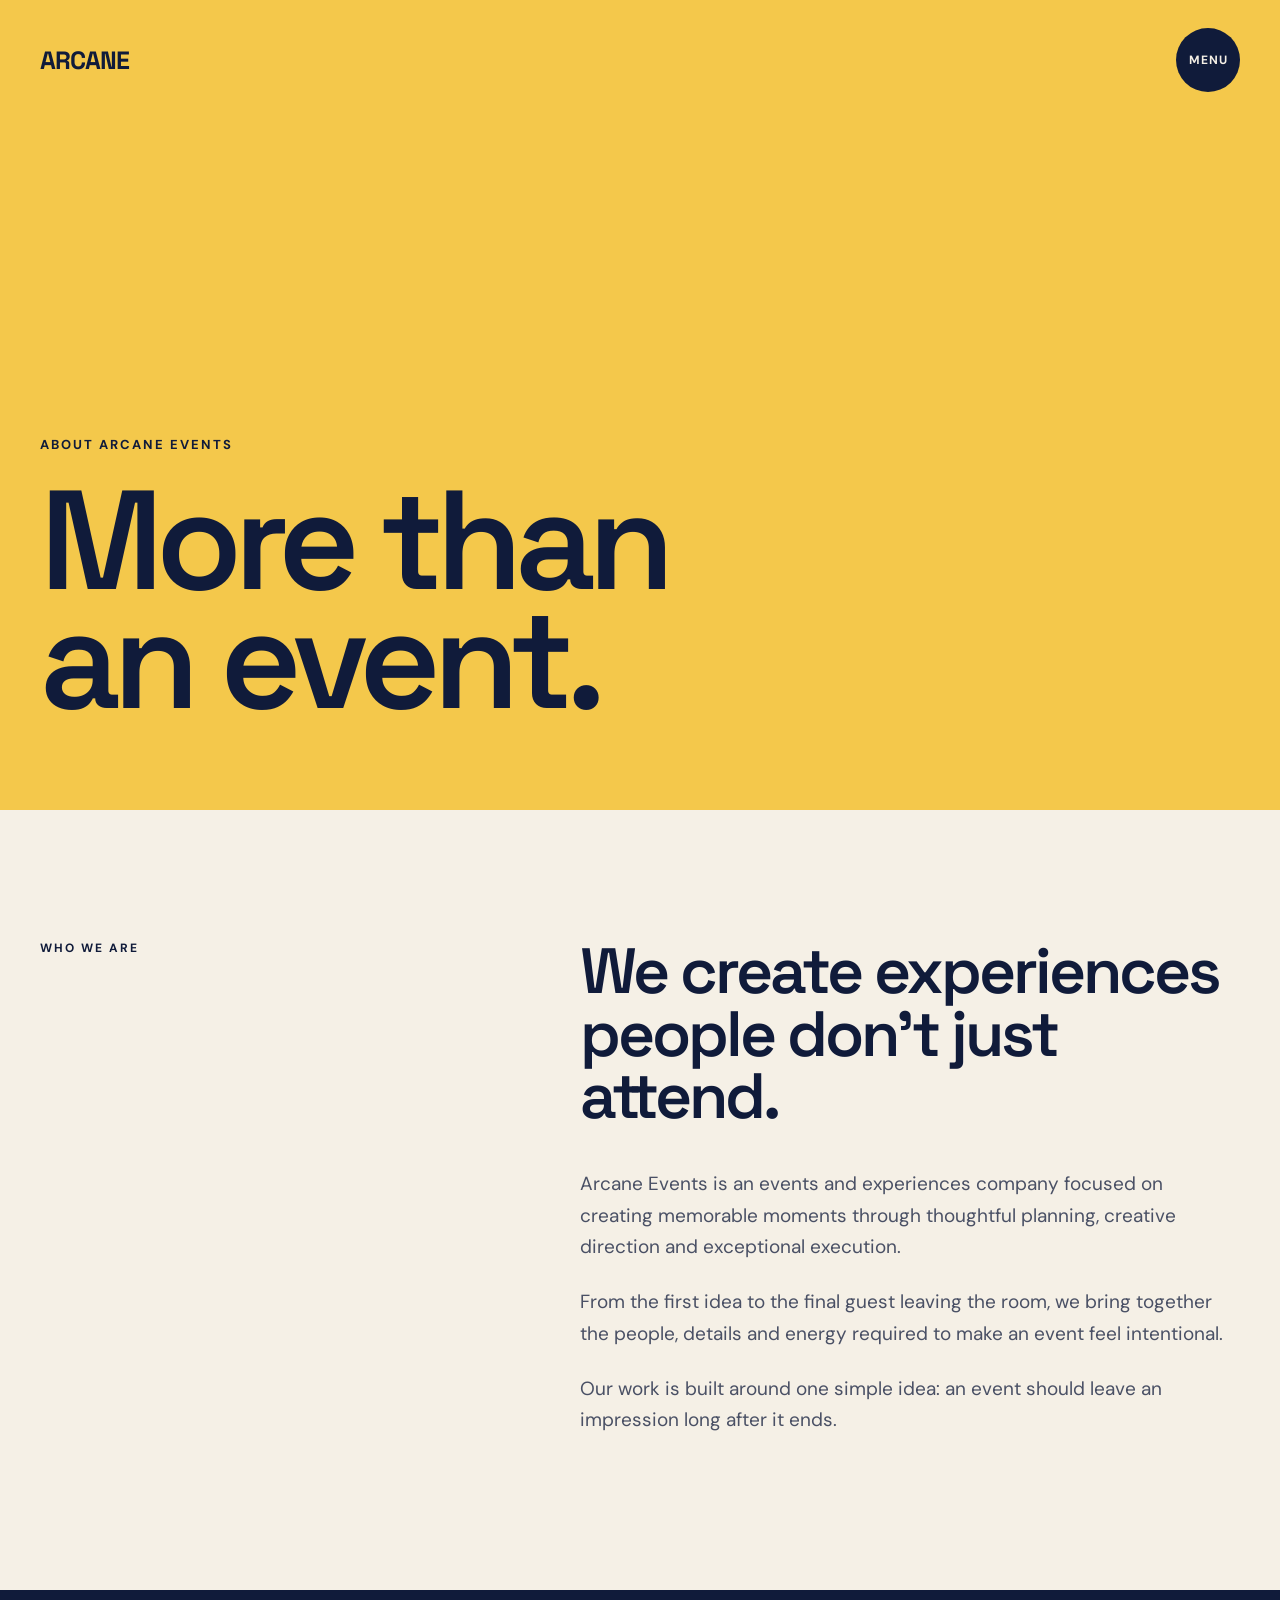
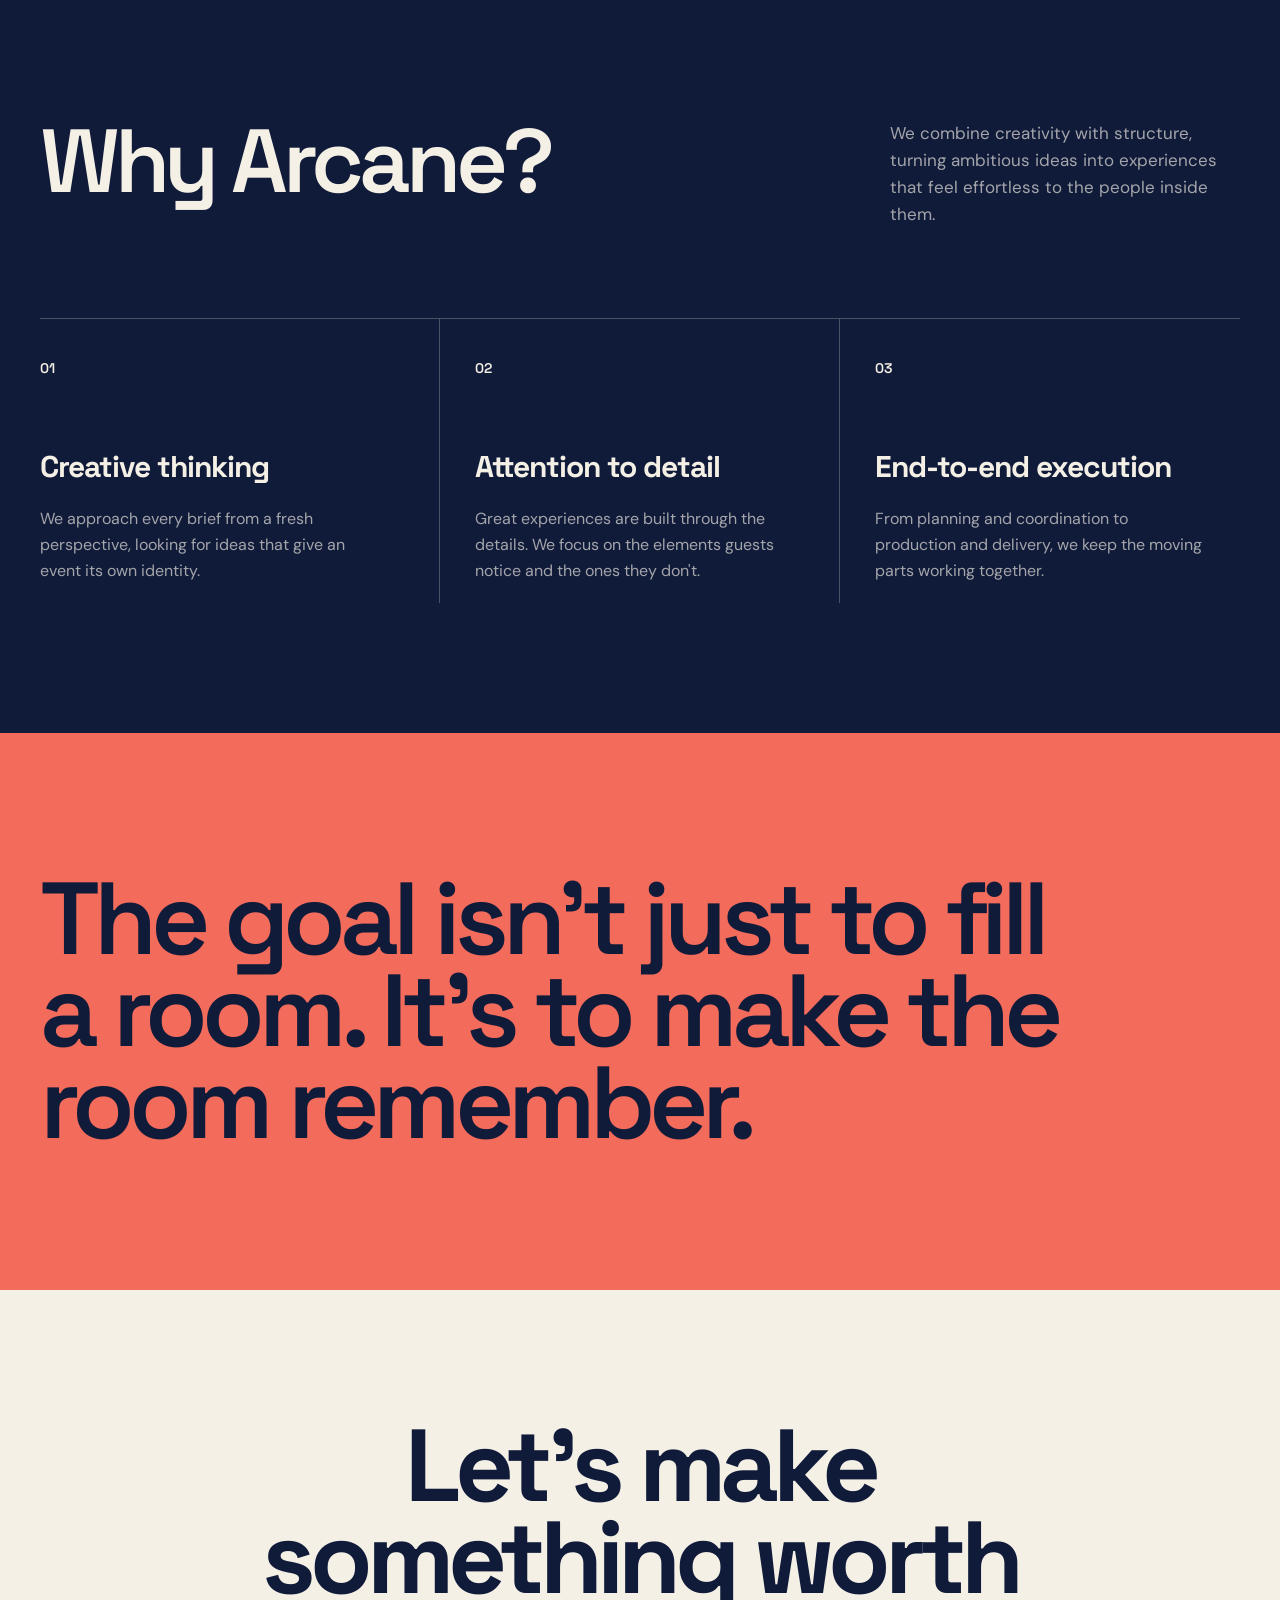
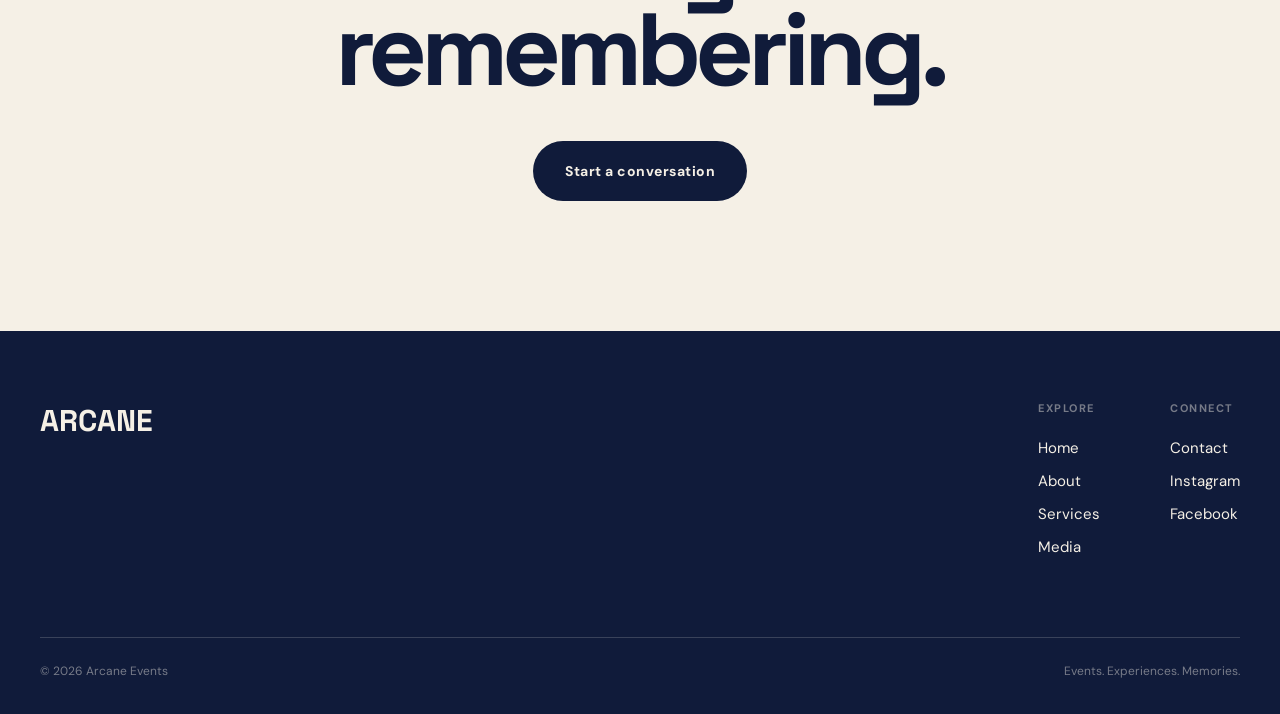
<file: pages/about.html>
<!DOCTYPE html>
<html lang="en">
<head>
    <meta charset="UTF-8">
    <meta name="viewport" content="width=device-width, initial-scale=1.0">

    <title>Arcane Events | About</title>

    <meta
        name="description"
        content="Learn more about Arcane Events, our approach, and what makes us different."
    >

    <link rel="preconnect" href="https://fonts.googleapis.com">
    <link rel="preconnect" href="https://fonts.gstatic.com" crossorigin>

    <link
        href="https://fonts.googleapis.com/css2?family=DM+Sans:wght@400;500;600;700&family=Space+Grotesk:wght@400;500;600;700&display=swap"
        rel="stylesheet"
    >
    <link rel="icon" href="../assets/images/logo.png" type="image/png">

    <style>
        :root {
            --navy: #101b3a;
            --cream: #f5f0e6;
            --coral: #f26b5b;
            --yellow: #f4c84b;
            --white: #ffffff;
            --black: #111111;
            --border: rgba(16, 27, 58, 0.15);

            --heading: "Space Grotesk", sans-serif;
            --body: "DM Sans", sans-serif;

            --container: 1240px;
        }

        * {
            margin: 0;
            padding: 0;
            box-sizing: border-box;
        }

        html {
            scroll-behavior: smooth;
        }

        body {
            font-family: var(--body);
            background: var(--cream);
            color: var(--navy);
            overflow-x: hidden;
        }

        a {
            color: inherit;
            text-decoration: none;
        }

        img {
            display: block;
            width: 100%;
        }

        button {
            font: inherit;
        }

        .container {
            width: min(var(--container), calc(100% - 80px));
            margin: 0 auto;
        }

        /* Navigation */

        .navbar {
            position: absolute;
            top: 0;
            left: 0;
            z-index: 100;
            width: 100%;
            padding: 28px 0;
        }

        .nav-inner {
            display: flex;
            align-items: center;
            justify-content: space-between;
        }

        .logo {
            font-family: var(--heading);
            font-size: 25px;
            font-weight: 700;
            letter-spacing: -1px;
        }

        .menu-button {
            width: 64px;
            height: 64px;
            border: 0;
            border-radius: 50%;
            background: var(--navy);
            color: var(--cream);
            cursor: pointer;
            display: flex;
            align-items: center;
            justify-content: center;
            font-size: 12px;
            font-weight: 700;
            letter-spacing: 1px;
            transition: transform 0.25s ease;
        }

        .menu-button:hover {
            transform: rotate(8deg);
        }

        /* Menu overlay */

        .menu-overlay {
            position: fixed;
            inset: 0;
            z-index: 200;
            background: var(--coral);
            padding: 28px 0;
            opacity: 0;
            visibility: hidden;
            transform: translateY(-100%);
            transition:
                transform 0.45s ease,
                opacity 0.35s ease,
                visibility 0.45s ease;
        }

        .menu-overlay.active {
            opacity: 1;
            visibility: visible;
            transform: translateY(0);
        }

        .menu-header {
            display: flex;
            align-items: center;
            justify-content: space-between;
        }

        .menu-close {
            width: 64px;
            height: 64px;
            border: 0;
            border-radius: 50%;
            background: var(--navy);
            color: var(--cream);
            cursor: pointer;
            font-size: 24px;
        }

        .menu-links {
            height: calc(100vh - 120px);
            display: flex;
            flex-direction: column;
            justify-content: center;
            gap: 8px;
        }

        .menu-links a {
            width: fit-content;
            font-family: var(--heading);
            font-size: clamp(42px, 8vw, 100px);
            line-height: 0.95;
            font-weight: 600;
            letter-spacing: -4px;
            transition: opacity 0.2s ease;
        }

        .menu-links a:hover {
            opacity: 0.55;
        }

        /* About hero */

        .about-hero {
            min-height: 90vh;
            background: var(--yellow);
            display: flex;
            align-items: flex-end;
            padding: 160px 0 90px;
        }

        .about-hero-content {
            max-width: 1050px;
        }

        .eyebrow {
            margin-bottom: 28px;
            font-size: 13px;
            font-weight: 700;
            letter-spacing: 2px;
            text-transform: uppercase;
        }

        .about-hero h1 {
            font-family: var(--heading);
            font-size: clamp(65px, 11vw, 155px);
            line-height: 0.85;
            font-weight: 600;
            letter-spacing: -8px;
        }

        .about-hero h1 span {
            display: block;
        }

        /* Introduction */

        .intro {
            padding: 130px 0;
            background: var(--cream);
        }

        .intro-grid {
            display: grid;
            grid-template-columns: 0.8fr 1.2fr;
            gap: 100px;
        }

        .section-label {
            font-size: 12px;
            font-weight: 700;
            letter-spacing: 2px;
            text-transform: uppercase;
        }

        .intro-content h2 {
            max-width: 850px;
            margin-bottom: 40px;
            font-family: var(--heading);
            font-size: clamp(40px, 5vw, 72px);
            line-height: 0.98;
            letter-spacing: -3px;
            font-weight: 600;
        }

        .intro-content p {
            max-width: 720px;
            margin-bottom: 24px;
            font-size: 19px;
            line-height: 1.65;
            color: rgba(16, 27, 58, 0.75);
        }

        /* Why us */

        .why-us {
            background: var(--navy);
            color: var(--cream);
            padding: 130px 0;
        }

        .why-header {
            display: flex;
            justify-content: space-between;
            align-items: flex-start;
            gap: 50px;
            margin-bottom: 90px;
        }

        .why-header h2 {
            max-width: 700px;
            font-family: var(--heading);
            font-size: clamp(48px, 7vw, 92px);
            line-height: 0.92;
            letter-spacing: -5px;
            font-weight: 600;
        }

        .why-description {
            max-width: 350px;
            font-size: 17px;
            line-height: 1.6;
            color: rgba(245, 240, 230, 0.65);
        }

        .reasons {
            display: grid;
            grid-template-columns: repeat(3, 1fr);
            border-top: 1px solid rgba(245, 240, 230, 0.25);
        }

        .reason {
            padding: 40px 35px 20px 0;
            border-right: 1px solid rgba(245, 240, 230, 0.25);
        }

        .reason:not(:first-child) {
            padding-left: 35px;
        }

        .reason:last-child {
            border-right: 0;
        }

        .reason-number {
            display: block;
            margin-bottom: 70px;
            font-family: var(--heading);
            font-size: 14px;
            font-weight: 600;
        }

        .reason h3 {
            margin-bottom: 20px;
            font-family: var(--heading);
            font-size: 30px;
            letter-spacing: -1px;
        }

        .reason p {
            max-width: 330px;
            color: rgba(245, 240, 230, 0.65);
            font-size: 16px;
            line-height: 1.6;
        }

        /* Statement */

        .statement {
            padding: 140px 0;
            background: var(--coral);
        }

        .statement h2 {
            max-width: 1050px;
            font-family: var(--heading);
            font-size: clamp(48px, 8vw, 110px);
            line-height: 0.9;
            letter-spacing: -6px;
            font-weight: 600;
        }

        /* CTA */

        .cta {
            background: var(--cream);
            padding: 130px 0;
            text-align: center;
        }

        .cta h2 {
            max-width: 900px;
            margin: 0 auto 45px;
            font-family: var(--heading);
            font-size: clamp(52px, 8vw, 105px);
            line-height: 0.9;
            letter-spacing: -6px;
        }

        .cta-button {
            display: inline-flex;
            align-items: center;
            justify-content: center;
            min-height: 60px;
            padding: 0 32px;
            background: var(--navy);
            color: var(--cream);
            border-radius: 100px;
            font-size: 14px;
            font-weight: 700;
            letter-spacing: 0.5px;
            transition:
                background 0.2s ease,
                transform 0.2s ease;
        }

        .cta-button:hover {
            background: var(--coral);
            transform: translateY(-3px);
        }

        /* Footer */

        footer {
            background: var(--navy);
            color: var(--cream);
            padding: 70px 0 35px;
        }

        .footer-top {
            display: flex;
            justify-content: space-between;
            gap: 50px;
            padding-bottom: 80px;
        }

        .footer-logo {
            font-family: var(--heading);
            font-size: 30px;
            font-weight: 700;
        }

        .footer-links {
            display: flex;
            gap: 70px;
        }

        .footer-column {
            display: flex;
            flex-direction: column;
            gap: 13px;
        }

        .footer-column span {
            margin-bottom: 10px;
            color: rgba(245, 240, 230, 0.45);
            font-size: 11px;
            font-weight: 700;
            letter-spacing: 1.5px;
            text-transform: uppercase;
        }

        .footer-column a {
            font-size: 15px;
            transition: opacity 0.2s ease;
        }

        .footer-column a:hover {
            opacity: 0.55;
        }

        .footer-bottom {
            padding-top: 25px;
            border-top: 1px solid rgba(245, 240, 230, 0.18);
            display: flex;
            justify-content: space-between;
            gap: 30px;
            color: rgba(245, 240, 230, 0.45);
            font-size: 12px;
        }

        /* Responsive */

        @media (max-width: 900px) {
            .container {
                width: min(var(--container), calc(100% - 40px));
            }

            .intro-grid {
                grid-template-columns: 1fr;
                gap: 40px;
            }

            .why-header {
                flex-direction: column;
                margin-bottom: 60px;
            }

            .reasons {
                grid-template-columns: 1fr;
            }

            .reason,
            .reason:not(:first-child) {
                padding: 35px 0;
                border-right: 0;
                border-bottom: 1px solid rgba(245, 240, 230, 0.25);
            }

            .reason:last-child {
                border-bottom: 0;
            }

            .reason-number {
                margin-bottom: 40px;
            }

            .footer-top {
                flex-direction: column;
            }

            .footer-links {
                gap: 45px;
            }
        }

        @media (max-width: 600px) {
            .navbar {
                padding: 20px 0;
            }

            .menu-button,
            .menu-close {
                width: 54px;
                height: 54px;
            }

            .menu-overlay {
                padding: 20px 0;
            }

            .menu-links {
                height: calc(100vh - 100px);
            }

            .menu-links a {
                font-size: 52px;
                letter-spacing: -3px;
            }

            .about-hero {
                min-height: 75vh;
                padding: 130px 0 55px;
            }

            .about-hero h1 {
                font-size: clamp(60px, 18vw, 100px);
                letter-spacing: -5px;
            }

            .intro,
            .why-us,
            .statement,
            .cta {
                padding: 85px 0;
            }

            .intro-content h2 {
                font-size: 43px;
                letter-spacing: -2px;
            }

            .intro-content p {
                font-size: 17px;
            }

            .why-header h2 {
                font-size: 52px;
                letter-spacing: -3px;
            }

            .statement h2,
            .cta h2 {
                font-size: 55px;
                letter-spacing: -3px;
            }

            .footer-links {
                flex-direction: column;
                gap: 35px;
            }

            .footer-bottom {
                flex-direction: column;
                gap: 10px;
            }
        }
    </style>
</head>

<body>

    <header class="navbar">
        <div class="container nav-inner">
            <a href="../index.html" class="logo">ARCANE</a>

            <button
                class="menu-button"
                id="menuOpen"
                aria-label="Open navigation menu"
            >
                MENU
            </button>
        </div>
    </header>

    <div class="menu-overlay" id="menuOverlay" aria-hidden="true">
        <div class="container">
            <div class="menu-header">
                <a href="../index.html" class="logo">ARCANE</a>

                <button
                    class="menu-close"
                    id="menuClose"
                    aria-label="Close navigation menu"
                >
                    ×
                </button>
            </div>

            <nav class="menu-links">
                <a href="../index.html">Home</a>
                <a href="about.html">About</a>
                <a href="services.html">Services</a>
                <a href="media.html">Media</a>
                <a href="contact.html">Contact</a>
            </nav>
        </div>
    </div>

    <main>

        <section class="about-hero">
            <div class="container">
                <div class="about-hero-content">
                    <p class="eyebrow">About Arcane Events</p>

                    <h1>
                        <span>More than</span>
                        <span>an event.</span>
                    </h1>
                </div>
            </div>
        </section>

        <section class="intro">
            <div class="container">
                <div class="intro-grid">

                    <div>
                        <p class="section-label">Who we are</p>
                    </div>

                    <div class="intro-content">
                        <h2>
                            We create experiences people don't just attend.
                        </h2>

                        <p>
                            Arcane Events is an events and experiences company
                            focused on creating memorable moments through
                            thoughtful planning, creative direction and
                            exceptional execution.
                        </p>

                        <p>
                            From the first idea to the final guest leaving the
                            room, we bring together the people, details and
                            energy required to make an event feel intentional.
                        </p>

                        <p>
                            Our work is built around one simple idea: an event
                            should leave an impression long after it ends.
                        </p>
                    </div>

                </div>
            </div>
        </section>

        <section class="why-us">
            <div class="container">

                <div class="why-header">
                    <h2>Why Arcane?</h2>

                    <p class="why-description">
                        We combine creativity with structure, turning ambitious
                        ideas into experiences that feel effortless to the
                        people inside them.
                    </p>
                </div>

                <div class="reasons">

                    <article class="reason">
                        <span class="reason-number">01</span>

                        <h3>Creative thinking</h3>

                        <p>
                            We approach every brief from a fresh perspective,
                            looking for ideas that give an event its own
                            identity.
                        </p>
                    </article>

                    <article class="reason">
                        <span class="reason-number">02</span>

                        <h3>Attention to detail</h3>

                        <p>
                            Great experiences are built through the details.
                            We focus on the elements guests notice and the ones
                            they don't.
                        </p>
                    </article>

                    <article class="reason">
                        <span class="reason-number">03</span>

                        <h3>End-to-end execution</h3>

                        <p>
                            From planning and coordination to production and
                            delivery, we keep the moving parts working
                            together.
                        </p>
                    </article>

                </div>

            </div>
        </section>

        <section class="statement">
            <div class="container">
                <h2>
                    The goal isn't just to fill a room. It's to make the room
                    remember.
                </h2>
            </div>
        </section>

        <section class="cta">
            <div class="container">
                <h2>Let's make something worth remembering.</h2>

                <a href="contact.html" class="cta-button">
                    Start a conversation
                </a>
            </div>
        </section>

    </main>

    <footer>
        <div class="container">

            <div class="footer-top">

                <a href="../index.html" class="footer-logo">
                    ARCANE
                </a>

                <div class="footer-links">

                    <div class="footer-column">
                        <span>Explore</span>
                        <a href="../index.html">Home</a>
                        <a href="about.html">About</a>
                        <a href="services.html">Services</a>
                        <a href="media.html">Media</a>
                    </div>

                    <div class="footer-column">
                        <span>Connect</span>
                        <a href="contact.html">Contact</a>
                        <a href="#">Instagram</a>
                        <a href="#">Facebook</a>
                    </div>

                </div>

            </div>

            <div class="footer-bottom">
                <span>© 2026 Arcane Events</span>
                <span>Events. Experiences. Memories.</span>
            </div>

        </div>
    </footer>

    <script>
        const menuOpen = document.getElementById("menuOpen");
        const menuClose = document.getElementById("menuClose");
        const menuOverlay = document.getElementById("menuOverlay");
        const menuLinks = document.querySelectorAll(".menu-links a");

        function openMenu() {
            menuOverlay.classList.add("active");
            menuOverlay.setAttribute("aria-hidden", "false");
            document.body.style.overflow = "hidden";
        }

        function closeMenu() {
            menuOverlay.classList.remove("active");
            menuOverlay.setAttribute("aria-hidden", "true");
            document.body.style.overflow = "";
        }

        menuOpen.addEventListener("click", openMenu);
        menuClose.addEventListener("click", closeMenu);

        menuLinks.forEach(link => {
            link.addEventListener("click", closeMenu);
        });

        document.addEventListener("keydown", event => {
            if (event.key === "Escape") {
                closeMenu();
            }
        });
    </script>

</body>
</html>
</file>
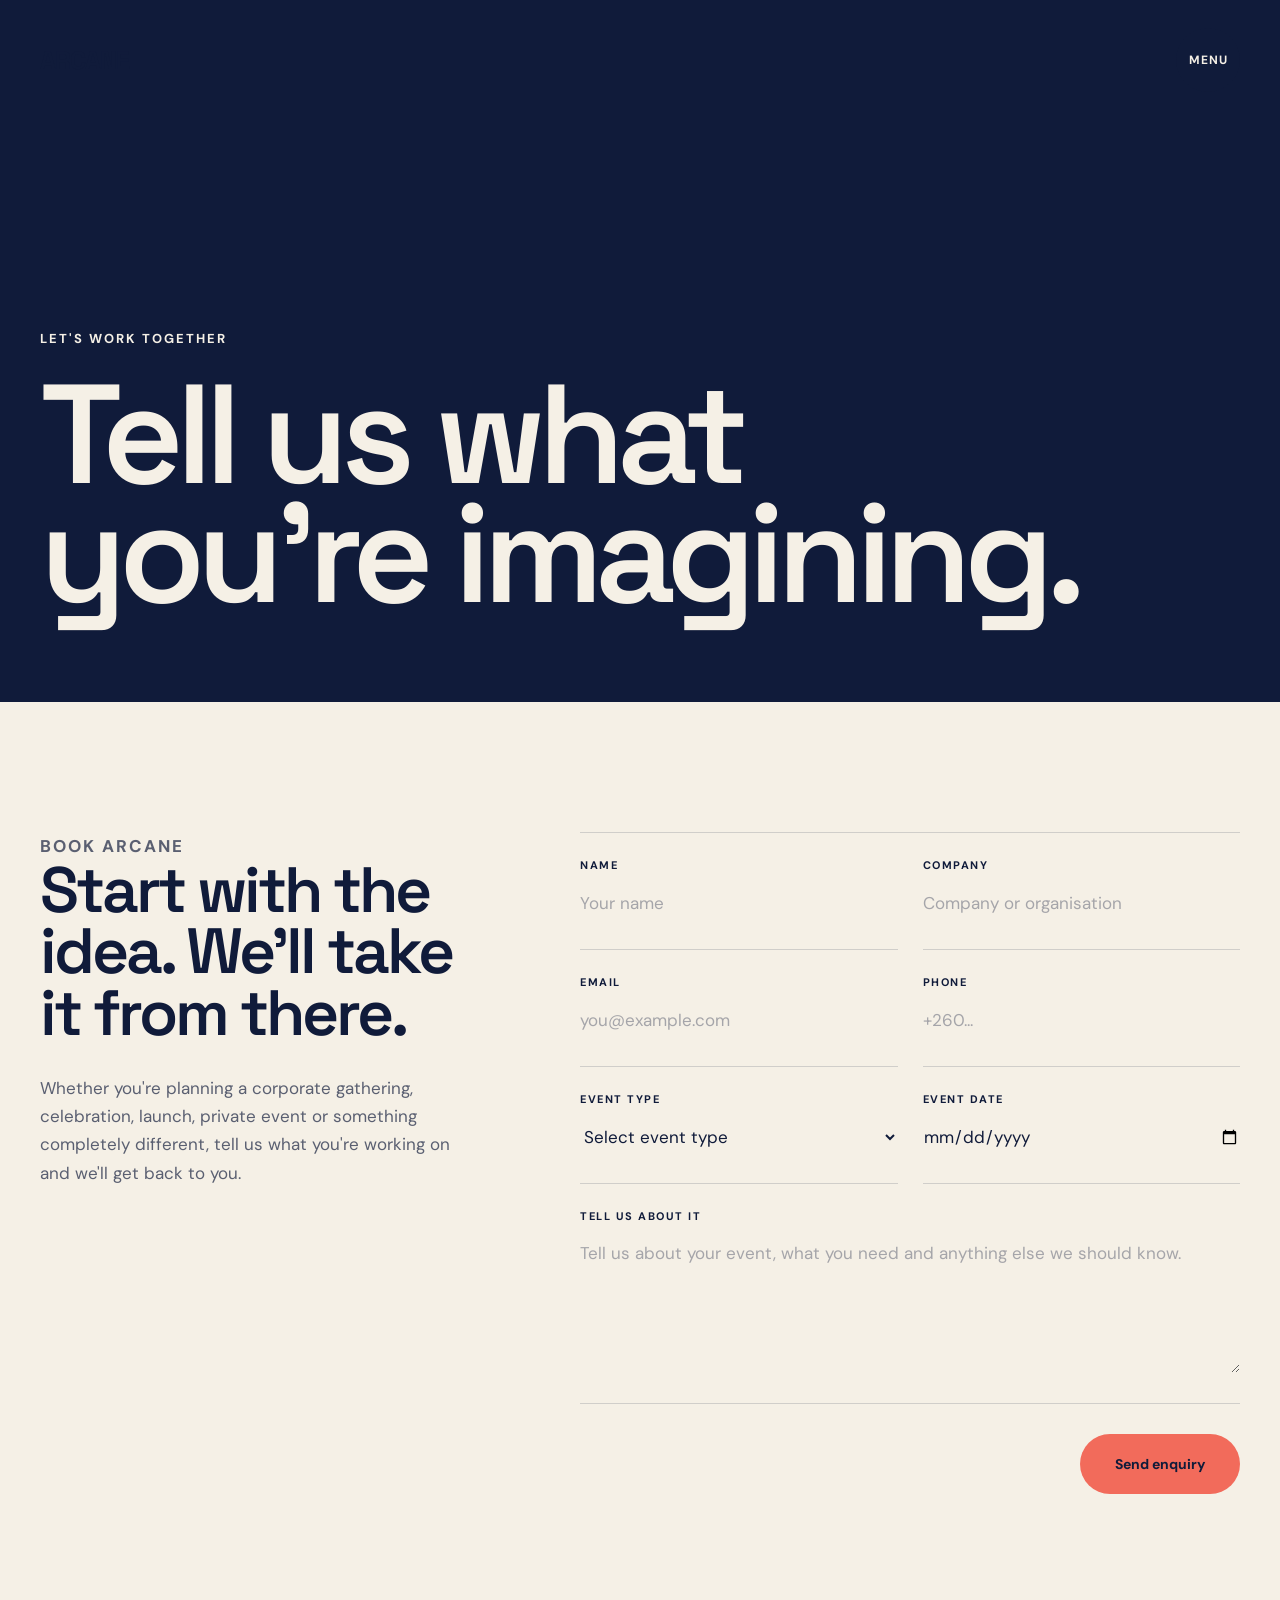
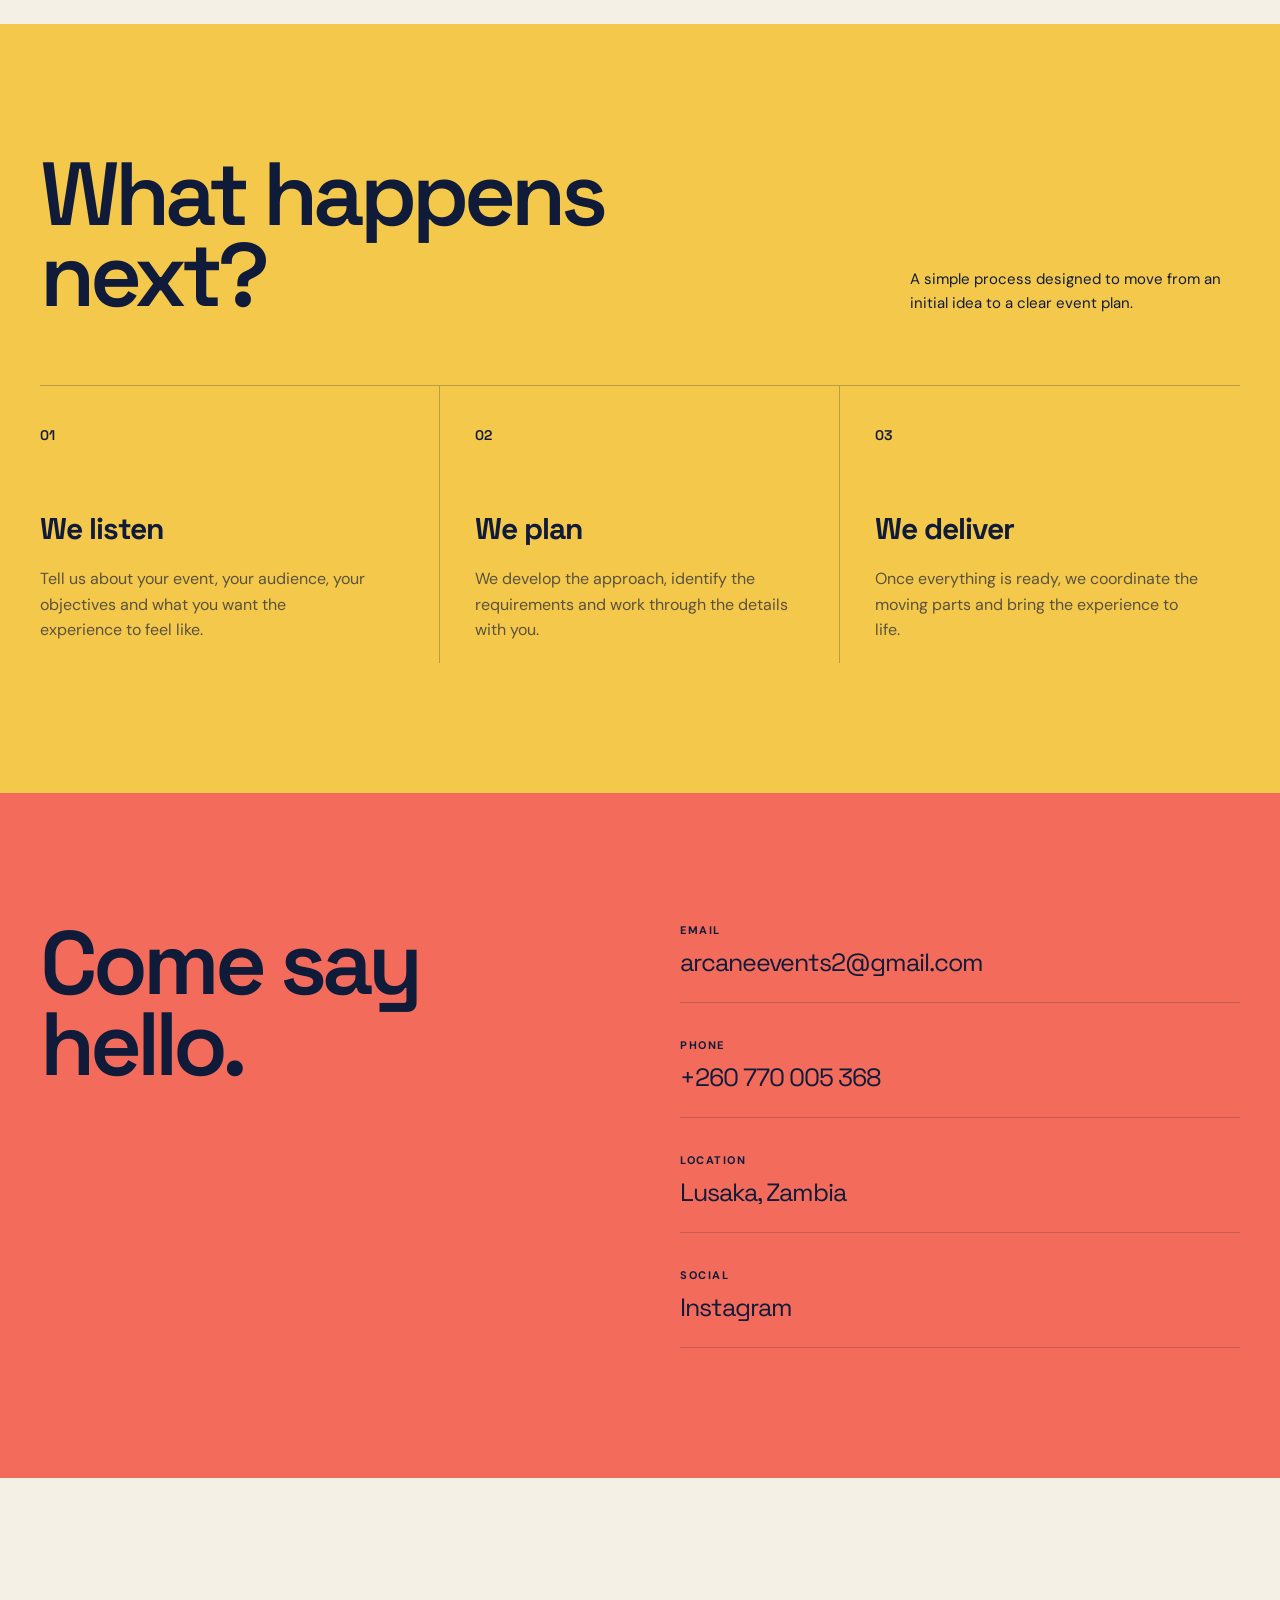
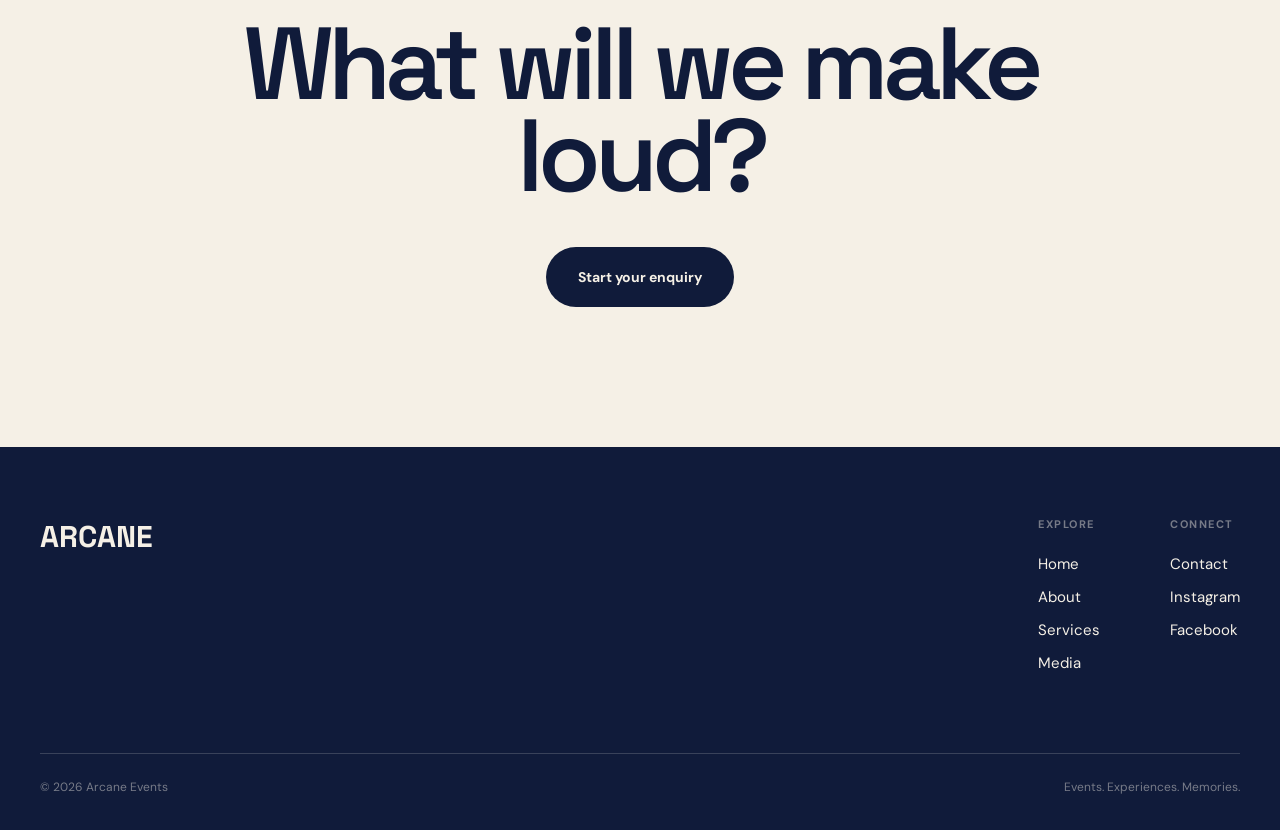
<file: pages/contact.html>
<!DOCTYPE html>
<html lang="en">
<head>
    <meta charset="UTF-8">
    <meta name="viewport" content="width=device-width, initial-scale=1.0">

    <title>Contact | Arcane Events</title>

    <meta
        name="description"
        content="Get in touch with Arcane Events to plan your next event or experience."
    >

    <link rel="preconnect" href="https://fonts.googleapis.com">
    <link rel="preconnect" href="https://fonts.gstatic.com" crossorigin>

    <link
        href="https://fonts.googleapis.com/css2?family=DM+Sans:wght@400;500;600;700&family=Space+Grotesk:wght@400;500;600;700&display=swap"
        rel="stylesheet"
    >
    <link rel="icon" href="../assets/images/logo.png" type="image/png">

    <style>
        :root {
            --navy: #101b3a;
            --cream: #f5f0e6;
            --coral: #f26b5b;
            --yellow: #f4c84b;
            --white: #ffffff;
            --border: rgba(16, 27, 58, 0.16);

            --heading: "Space Grotesk", sans-serif;
            --body: "DM Sans", sans-serif;

            --container: 1240px;
        }

        * {
            margin: 0;
            padding: 0;
            box-sizing: border-box;
        }

        html {
            scroll-behavior: smooth;
        }

        body {
            font-family: var(--body);
            background: var(--cream);
            color: var(--navy);
            overflow-x: hidden;
        }

        body.menu-open {
            overflow: hidden;
        }

        a {
            color: inherit;
            text-decoration: none;
        }

        button,
        input,
        select,
        textarea {
            font: inherit;
        }

        .container {
            width: min(var(--container), calc(100% - 80px));
            margin: 0 auto;
        }

        /* Navigation */

        .navbar {
            position: absolute;
            top: 0;
            left: 0;
            z-index: 100;
            width: 100%;
            padding: 28px 0;
        }

        .nav-inner {
            display: flex;
            align-items: center;
            justify-content: space-between;
        }

        .logo {
            font-family: var(--heading);
            font-size: 25px;
            font-weight: 700;
            letter-spacing: -1px;
        }

        .menu-button,
        .menu-close {
            width: 64px;
            height: 64px;
            border: 0;
            border-radius: 50%;
            background: var(--navy);
            color: var(--cream);
            cursor: pointer;

            display: flex;
            align-items: center;
            justify-content: center;
        }

        .menu-button {
            font-size: 12px;
            font-weight: 700;
            letter-spacing: 1px;
            transition: transform 0.25s ease;
        }

        .menu-button:hover {
            transform: rotate(8deg);
        }

        /* Menu */

        .menu-overlay {
            position: fixed;
            inset: 0;
            z-index: 200;
            background: var(--coral);
            padding: 28px 0;

            opacity: 0;
            visibility: hidden;
            transform: translateY(-100%);

            transition:
                transform 0.45s ease,
                opacity 0.35s ease,
                visibility 0.45s ease;
        }

        .menu-overlay.active {
            opacity: 1;
            visibility: visible;
            transform: translateY(0);
        }

        .menu-header {
            display: flex;
            align-items: center;
            justify-content: space-between;
        }

        .menu-close {
            font-size: 24px;
        }

        .menu-links {
            height: calc(100vh - 120px);

            display: flex;
            flex-direction: column;
            justify-content: center;
            gap: 8px;
        }

        .menu-links a {
            width: fit-content;

            font-family: var(--heading);
            font-size: clamp(42px, 8vw, 100px);
            line-height: 0.95;
            font-weight: 600;
            letter-spacing: -4px;

            transition: opacity 0.2s ease;
        }

        .menu-links a:hover {
            opacity: 0.55;
        }

        /* Hero */

        .contact-hero {
            min-height: 78vh;
            background: var(--navy);
            color: var(--cream);

            display: flex;
            align-items: flex-end;

            padding: 160px 0 90px;
        }

        .eyebrow {
            margin-bottom: 28px;

            font-size: 13px;
            font-weight: 700;
            letter-spacing: 2px;
            text-transform: uppercase;
        }

        .contact-hero h1 {
            max-width: 1100px;

            font-family: var(--heading);
            font-size: clamp(65px, 11vw, 155px);
            line-height: 0.84;
            font-weight: 600;
            letter-spacing: -8px;
        }

        /* Contact section */

        .contact-section {
            padding: 130px 0;
        }

        .contact-grid {
            display: grid;
            grid-template-columns: 0.8fr 1.2fr;
            gap: 100px;
        }

        .section-label {
            font-size: 12px;
            font-weight: 700;
            letter-spacing: 2px;
            text-transform: uppercase;
        }

        .contact-intro h2 {
            max-width: 700px;

            font-family: var(--heading);
            font-size: clamp(42px, 5vw, 70px);
            line-height: 0.96;
            letter-spacing: -3px;
            font-weight: 600;

            margin-bottom: 30px;
        }

        .contact-intro > p {
            max-width: 520px;

            color: rgba(16, 27, 58, 0.68);
            font-size: 17px;
            line-height: 1.65;
        }

        /* Form */

        .booking-form {
            border-top: 1px solid var(--border);
        }

        .form-row {
            display: grid;
            grid-template-columns: 1fr 1fr;
            gap: 25px;
        }

        .form-group {
            padding: 25px 0;

            border-bottom: 1px solid var(--border);
        }

        .form-group label {
            display: block;
            margin-bottom: 10px;

            font-size: 11px;
            font-weight: 700;
            letter-spacing: 1.5px;
            text-transform: uppercase;
        }

        .form-group input,
        .form-group select,
        .form-group textarea {
            width: 100%;

            border: 0;
            outline: 0;

            background: transparent;
            color: var(--navy);

            font-size: 17px;
        }

        .form-group input,
        .form-group select {
            height: 42px;
        }

        .form-group textarea {
            min-height: 140px;
            padding-top: 8px;
            resize: vertical;
            line-height: 1.5;
        }

        .form-group input::placeholder,
        .form-group textarea::placeholder {
            color: rgba(16, 27, 58, 0.35);
        }

        .form-group input:focus,
        .form-group select:focus,
        .form-group textarea:focus {
            outline: none;
        }

        .form-submit {
            display: flex;
            justify-content: flex-end;

            padding-top: 30px;
        }

        .submit-button {
            min-height: 60px;
            padding: 0 35px;

            border: 0;
            border-radius: 100px;

            background: var(--coral);
            color: var(--navy);

            cursor: pointer;

            font-size: 14px;
            font-weight: 700;

            transition:
                transform 0.2s ease,
                background 0.2s ease;
        }

        .submit-button:hover {
            transform: translateY(-3px);
            background: var(--yellow);
        }

        .form-message {
            display: none;
            margin-top: 20px;
            padding: 18px 20px;

            background: var(--yellow);

            font-size: 14px;
            line-height: 1.5;
        }

        .form-message.show {
            display: block;
        }

        /* Process */

        .process {
            padding: 130px 0;
            background: var(--yellow);
        }

        .process-header {
            display: flex;
            justify-content: space-between;
            align-items: end;
            gap: 50px;

            margin-bottom: 70px;
        }

        .process-header h2 {
            max-width: 700px;

            font-family: var(--heading);
            font-size: clamp(50px, 7vw, 90px);
            line-height: 0.9;
            letter-spacing: -5px;
            font-weight: 600;
        }

        .process-header p {
            max-width: 330px;

            font-size: 15px;
            line-height: 1.6;
        }

        .process-list {
            display: grid;
            grid-template-columns: repeat(3, 1fr);

            border-top: 1px solid rgba(16, 27, 58, 0.25);
        }

        .process-step {
            padding: 40px 35px 20px 0;

            border-right: 1px solid rgba(16, 27, 58, 0.25);
        }

        .process-step:not(:first-child) {
            padding-left: 35px;
        }

        .process-step:last-child {
            border-right: 0;
        }

        .step-number {
            display: block;
            margin-bottom: 65px;

            font-family: var(--heading);
            font-size: 14px;
            font-weight: 600;
        }

        .process-step h3 {
            margin-bottom: 18px;

            font-family: var(--heading);
            font-size: 30px;
            letter-spacing: -1px;
        }

        .process-step p {
            max-width: 330px;

            color: rgba(16, 27, 58, 0.68);
            font-size: 16px;
            line-height: 1.6;
        }

        /* Contact details */

        .contact-details {
            padding: 130px 0;
            background: var(--coral);
        }

        .details-grid {
            display: grid;
            grid-template-columns: 1fr 1fr;
            gap: 80px;
        }

        .details-heading {
            font-family: var(--heading);
            font-size: clamp(50px, 7vw, 90px);
            line-height: 0.9;
            letter-spacing: -5px;
            font-weight: 600;
        }

        .details-list {
            display: grid;
            gap: 35px;
        }

        .detail {
            padding-bottom: 25px;
            border-bottom: 1px solid rgba(16, 27, 58, 0.2);
        }

        .detail span {
            display: block;
            margin-bottom: 10px;

            font-size: 11px;
            font-weight: 700;
            letter-spacing: 1.5px;
            text-transform: uppercase;
        }

        .detail a,
        .detail p {
            font-family: var(--heading);
            font-size: 25px;
            line-height: 1.2;
            letter-spacing: -1px;
        }

        /* CTA */

        .cta {
            padding: 140px 0;

            background: var(--cream);

            text-align: center;
        }

        .cta h2 {
            max-width: 950px;
            margin: 0 auto 45px;

            font-family: var(--heading);
            font-size: clamp(52px, 8vw, 105px);
            line-height: 0.9;
            letter-spacing: -6px;
            font-weight: 600;
        }

        .cta-button {
            display: inline-flex;
            align-items: center;
            justify-content: center;

            min-height: 60px;
            padding: 0 32px;

            background: var(--navy);
            color: var(--cream);

            border-radius: 100px;

            font-size: 14px;
            font-weight: 700;

            transition: transform 0.2s ease;
        }

        .cta-button:hover {
            transform: translateY(-3px);
        }

        /* Footer */

        footer {
            background: var(--navy);
            color: var(--cream);
            padding: 70px 0 35px;
        }

        .footer-top {
            display: flex;
            justify-content: space-between;
            gap: 50px;

            padding-bottom: 80px;
        }

        .footer-logo {
            font-family: var(--heading);
            font-size: 30px;
            font-weight: 700;
        }

        .footer-links {
            display: flex;
            gap: 70px;
        }

        .footer-column {
            display: flex;
            flex-direction: column;
            gap: 13px;
        }

        .footer-column span {
            margin-bottom: 10px;

            color: rgba(245, 240, 230, 0.45);

            font-size: 11px;
            font-weight: 700;
            letter-spacing: 1.5px;
            text-transform: uppercase;
        }

        .footer-column a {
            font-size: 15px;
            transition: opacity 0.2s ease;
        }

        .footer-column a:hover {
            opacity: 0.55;
        }

        .footer-bottom {
            display: flex;
            justify-content: space-between;
            gap: 30px;

            padding-top: 25px;

            border-top: 1px solid rgba(245, 240, 230, 0.18);

            color: rgba(245, 240, 230, 0.45);
            font-size: 12px;
        }

        /* Responsive */

        @media (max-width: 900px) {

            .container {
                width: min(var(--container), calc(100% - 40px));
            }

            .contact-grid {
                grid-template-columns: 1fr;
                gap: 55px;
            }

            .process-header {
                flex-direction: column;
                align-items: flex-start;
            }

            .process-list {
                grid-template-columns: 1fr;
            }

            .process-step,
            .process-step:not(:first-child) {
                padding: 35px 0;

                border-right: 0;
                border-bottom: 1px solid rgba(16, 27, 58, 0.25);
            }

            .process-step:last-child {
                border-bottom: 0;
            }

            .step-number {
                margin-bottom: 40px;
            }

            .details-grid {
                grid-template-columns: 1fr;
                gap: 60px;
            }

            .footer-top {
                flex-direction: column;
            }

            .footer-links {
                gap: 45px;
            }
        }

        @media (max-width: 600px) {

            .navbar {
                padding: 20px 0;
            }

            .menu-button,
            .menu-close {
                width: 54px;
                height: 54px;
            }

            .menu-overlay {
                padding: 20px 0;
            }

            .menu-links {
                height: calc(100vh - 100px);
            }

            .menu-links a {
                font-size: 52px;
                letter-spacing: -3px;
            }

            .contact-hero {
                min-height: 70vh;
                padding: 130px 0 55px;
            }

            .contact-hero h1 {
                font-size: clamp(60px, 18vw, 100px);
                letter-spacing: -5px;
            }

            .contact-section,
            .process,
            .contact-details,
            .cta {
                padding: 85px 0;
            }

            .contact-intro h2 {
                font-size: 43px;
                letter-spacing: -2px;
            }

            .form-row {
                grid-template-columns: 1fr;
                gap: 0;
            }

            .form-submit {
                justify-content: stretch;
            }

            .submit-button {
                width: 100%;
            }

            .process-header h2,
            .details-heading,
            .cta h2 {
                font-size: 55px;
                letter-spacing: -3px;
            }

            .detail a,
            .detail p {
                font-size: 21px;
            }

            .footer-links {
                flex-direction: column;
                gap: 35px;
            }

            .footer-bottom {
                flex-direction: column;
                gap: 10px;
            }
        }
    </style>
</head>

<body>

    <header class="navbar">
        <div class="container nav-inner">

            <a href="../index.html" class="logo">
                ARCANE
            </a>

            <button
                class="menu-button"
                id="menuOpen"
                aria-label="Open navigation menu"
                aria-expanded="false"
            >
                MENU
            </button>

        </div>
    </header>

    <div
        class="menu-overlay"
        id="menuOverlay"
        aria-hidden="true"
    >
        <div class="container">

            <div class="menu-header">

                <a href="../index.html" class="logo">
                    ARCANE
                </a>

                <button
                    class="menu-close"
                    id="menuClose"
                    aria-label="Close navigation menu"
                >
                    ×
                </button>

            </div>

            <nav class="menu-links" aria-label="Main navigation">
                <a href="../index.html">Home</a>
                <a href="about.html">About</a>
                <a href="services.html">Services</a>
                <a href="media.html">Media</a>
                <a href="contact.html">Contact</a>
            </nav>

        </div>
    </div>

    <main>

        <section class="contact-hero">
            <div class="container">

                <p class="eyebrow">
                    Let's work together
                </p>

                <h1>
                    Tell us what
                    you're imagining.
                </h1>

            </div>
        </section>

        <section class="contact-section">
            <div class="container">

                <div class="contact-grid">

                    <div class="contact-intro">

                        <p class="section-label">
                            Book Arcane
                        </p>

                        <h2>
                            Start with the idea. We'll take it from there.
                        </h2>

                        <p>
                            Whether you're planning a corporate gathering,
                            celebration, launch, private event or something
                            completely different, tell us what you're working
                            on and we'll get back to you.
                        </p>

                    </div>

                    <form
                        class="booking-form"
                        id="bookingForm"
                    >

                        <div class="form-row">

                            <div class="form-group">
                                <label for="name">
                                    Name
                                </label>

                                <input
                                    type="text"
                                    id="name"
                                    name="name"
                                    placeholder="Your name"
                                    autocomplete="name"
                                    required
                                >
                            </div>

                            <div class="form-group">
                                <label for="company">
                                    Company
                                </label>

                                <input
                                    type="text"
                                    id="company"
                                    name="company"
                                    placeholder="Company or organisation"
                                    autocomplete="organization"
                                >
                            </div>

                        </div>

                        <div class="form-row">

                            <div class="form-group">
                                <label for="email">
                                    Email
                                </label>

                                <input
                                    type="email"
                                    id="email"
                                    name="email"
                                    placeholder="you@example.com"
                                    autocomplete="email"
                                    required
                                >
                            </div>

                            <div class="form-group">
                                <label for="phone">
                                    Phone
                                </label>

                                <input
                                    type="tel"
                                    id="phone"
                                    name="phone"
                                    placeholder="+260..."
                                    autocomplete="tel"
                                >
                            </div>

                        </div>

                        <div class="form-row">

                            <div class="form-group">
                                <label for="eventType">
                                    Event type
                                </label>

                                <select
                                    id="eventType"
                                    name="eventType"
                                    required
                                >
                                    <option value="">
                                        Select event type
                                    </option>

                                    <option value="corporate">
                                        Corporate event
                                    </option>

                                    <option value="social">
                                        Social event
                                    </option>

                                    <option value="launch">
                                        Launch
                                    </option>

                                    <option value="conference">
                                        Conference
                                    </option>

                                    <option value="private">
                                        Private event
                                    </option>

                                    <option value="other">
                                        Other
                                    </option>
                                </select>
                            </div>

                            <div class="form-group">
                                <label for="eventDate">
                                    Event date
                                </label>

                                <input
                                    type="date"
                                    id="eventDate"
                                    name="eventDate"
                                >
                            </div>

                        </div>

                        <div class="form-group">

                            <label for="message">
                                Tell us about it
                            </label>

                            <textarea
                                id="message"
                                name="message"
                                placeholder="Tell us about your event, what you need and anything else we should know."
                                required
                            ></textarea>

                        </div>

                        <div class="form-submit">

                            <button
                                type="submit"
                                class="submit-button"
                            >
                                Send enquiry
                            </button>

                        </div>

                        <div
                            class="form-message"
                            id="formMessage"
                            role="status"
                        >
                            Thanks for reaching out. Your enquiry has been
                            prepared successfully. Connect the form to the
                            Arcane backend or email service before going live.
                        </div>

                    </form>

                </div>

            </div>
        </section>

        <section class="process">

            <div class="container">

                <div class="process-header">

                    <h2>
                        What happens next?
                    </h2>

                    <p>
                        A simple process designed to move from an initial idea
                        to a clear event plan.
                    </p>

                </div>

                <div class="process-list">

                    <article class="process-step">

                        <span class="step-number">
                            01
                        </span>

                        <h3>
                            We listen
                        </h3>

                        <p>
                            Tell us about your event, your audience, your
                            objectives and what you want the experience to feel
                            like.
                        </p>

                    </article>

                    <article class="process-step">

                        <span class="step-number">
                            02
                        </span>

                        <h3>
                            We plan
                        </h3>

                        <p>
                            We develop the approach, identify the requirements
                            and work through the details with you.
                        </p>

                    </article>

                    <article class="process-step">

                        <span class="step-number">
                            03
                        </span>

                        <h3>
                            We deliver
                        </h3>

                        <p>
                            Once everything is ready, we coordinate the moving
                            parts and bring the experience to life.
                        </p>

                    </article>

                </div>

            </div>

        </section>

        <section class="contact-details">

            <div class="container">

                <div class="details-grid">

                    <h2 class="details-heading">
                        Come say hello.
                    </h2>

                    <div class="details-list">

                        <div class="detail">
                            <span>
                                Email
                            </span>

                            <a href="mailto:arcaneevents2@gmail.com">
                                arcaneevents2@gmail.com
                            </a>
                        </div>

                        <div class="detail">
                            <span>
                                Phone
                            </span>

                            <a href="tel:+260770005368">
                                +260 770 005 368
                            </a>
                        </div>

                        <div class="detail">
                            <span>
                                Location
                            </span>

                            <p>
                                Lusaka, Zambia
                            </p>
                        </div>

                        <div class="detail">
                            <span>
                                Social
                            </span>

                            <a href="#">
                                Instagram
                            </a>
                        </div>

                    </div>

                </div>

            </div>

        </section>

        <section class="cta">

            <div class="container">

                <h2>
                    What will we make loud?
                </h2>

                <a
                    href="#bookingForm"
                    class="cta-button"
                >
                    Start your enquiry
                </a>

            </div>

        </section>

    </main>

    <footer>

        <div class="container">

            <div class="footer-top">

                <a
                    href="../index.html"
                    class="footer-logo"
                >
                    ARCANE
                </a>

                <div class="footer-links">

                    <div class="footer-column">

                        <span>
                            Explore
                        </span>

                        <a href="../index.html">
                            Home
                        </a>

                        <a href="about.html">
                            About
                        </a>

                        <a href="services.html">
                            Services
                        </a>

                        <a href="media.html">
                            Media
                        </a>

                    </div>

                    <div class="footer-column">

                        <span>
                            Connect
                        </span>

                        <a href="contact.html">
                            Contact
                        </a>

                        <a href="#">
                            Instagram
                        </a>

                        <a href="#">
                            Facebook
                        </a>

                    </div>

                </div>

            </div>

            <div class="footer-bottom">

                <span>
                    © 2026 Arcane Events
                </span>

                <span>
                    Events. Experiences. Memories.
                </span>

            </div>

        </div>

    </footer>

    <script>
        const menuOpen = document.getElementById("menuOpen");
        const menuClose = document.getElementById("menuClose");
        const menuOverlay = document.getElementById("menuOverlay");
        const menuLinks = document.querySelectorAll(".menu-links a");

        function openMenu() {
            menuOverlay.classList.add("active");
            menuOverlay.setAttribute("aria-hidden", "false");
            menuOpen.setAttribute("aria-expanded", "true");
            document.body.classList.add("menu-open");
        }

        function closeMenu() {
            menuOverlay.classList.remove("active");
            menuOverlay.setAttribute("aria-hidden", "true");
            menuOpen.setAttribute("aria-expanded", "false");
            document.body.classList.remove("menu-open");
        }

        menuOpen.addEventListener("click", openMenu);
        menuClose.addEventListener("click", closeMenu);

        menuLinks.forEach(link => {
            link.addEventListener("click", closeMenu);
        });

        document.addEventListener("keydown", event => {
            if (event.key === "Escape") {
                closeMenu();
            }
        });

        const bookingForm = document.getElementById("bookingForm");
        const formMessage = document.getElementById("formMessage");

        bookingForm.addEventListener("submit", event => {
            event.preventDefault();

            if (!bookingForm.checkValidity()) {
                bookingForm.reportValidity();
                return;
            }

            formMessage.classList.add("show");

            formMessage.scrollIntoView({
                behavior: "smooth",
                block: "center"
            });
        });
    </script>

</body>
</html>
</file>
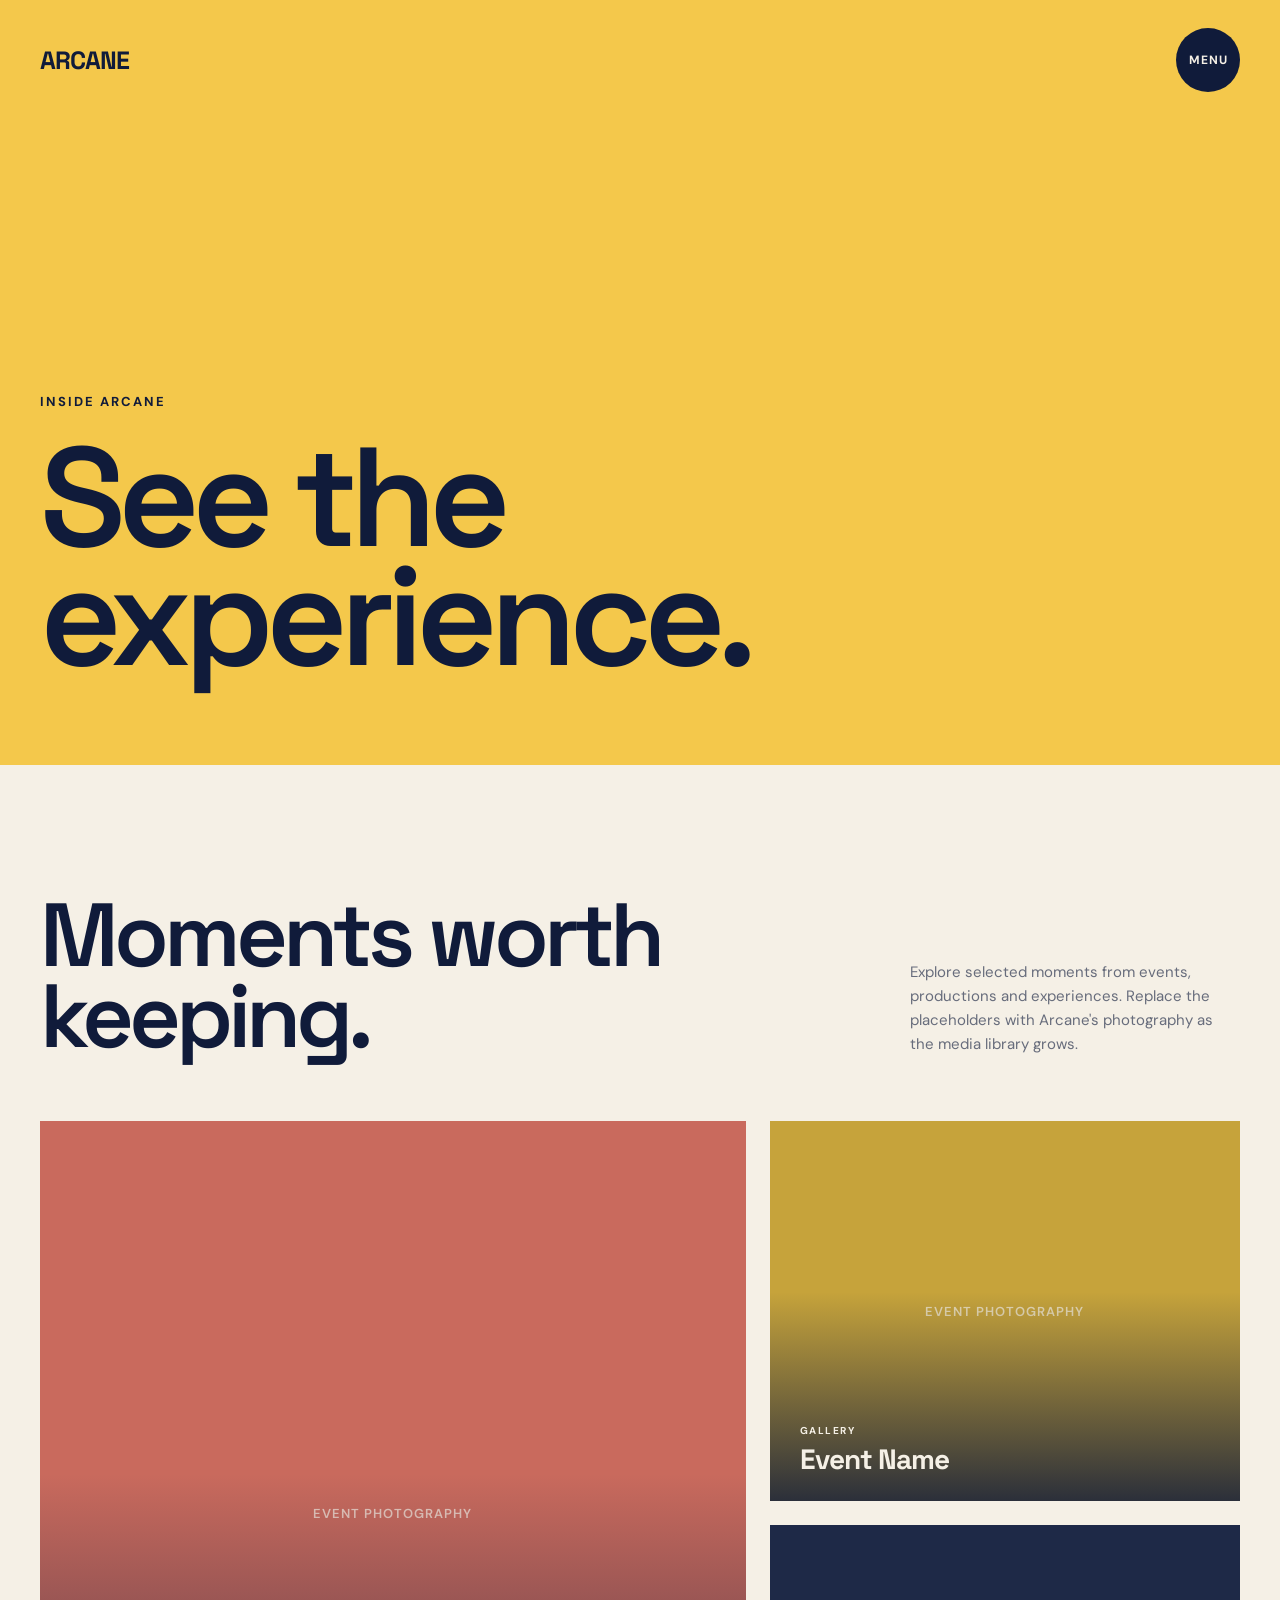
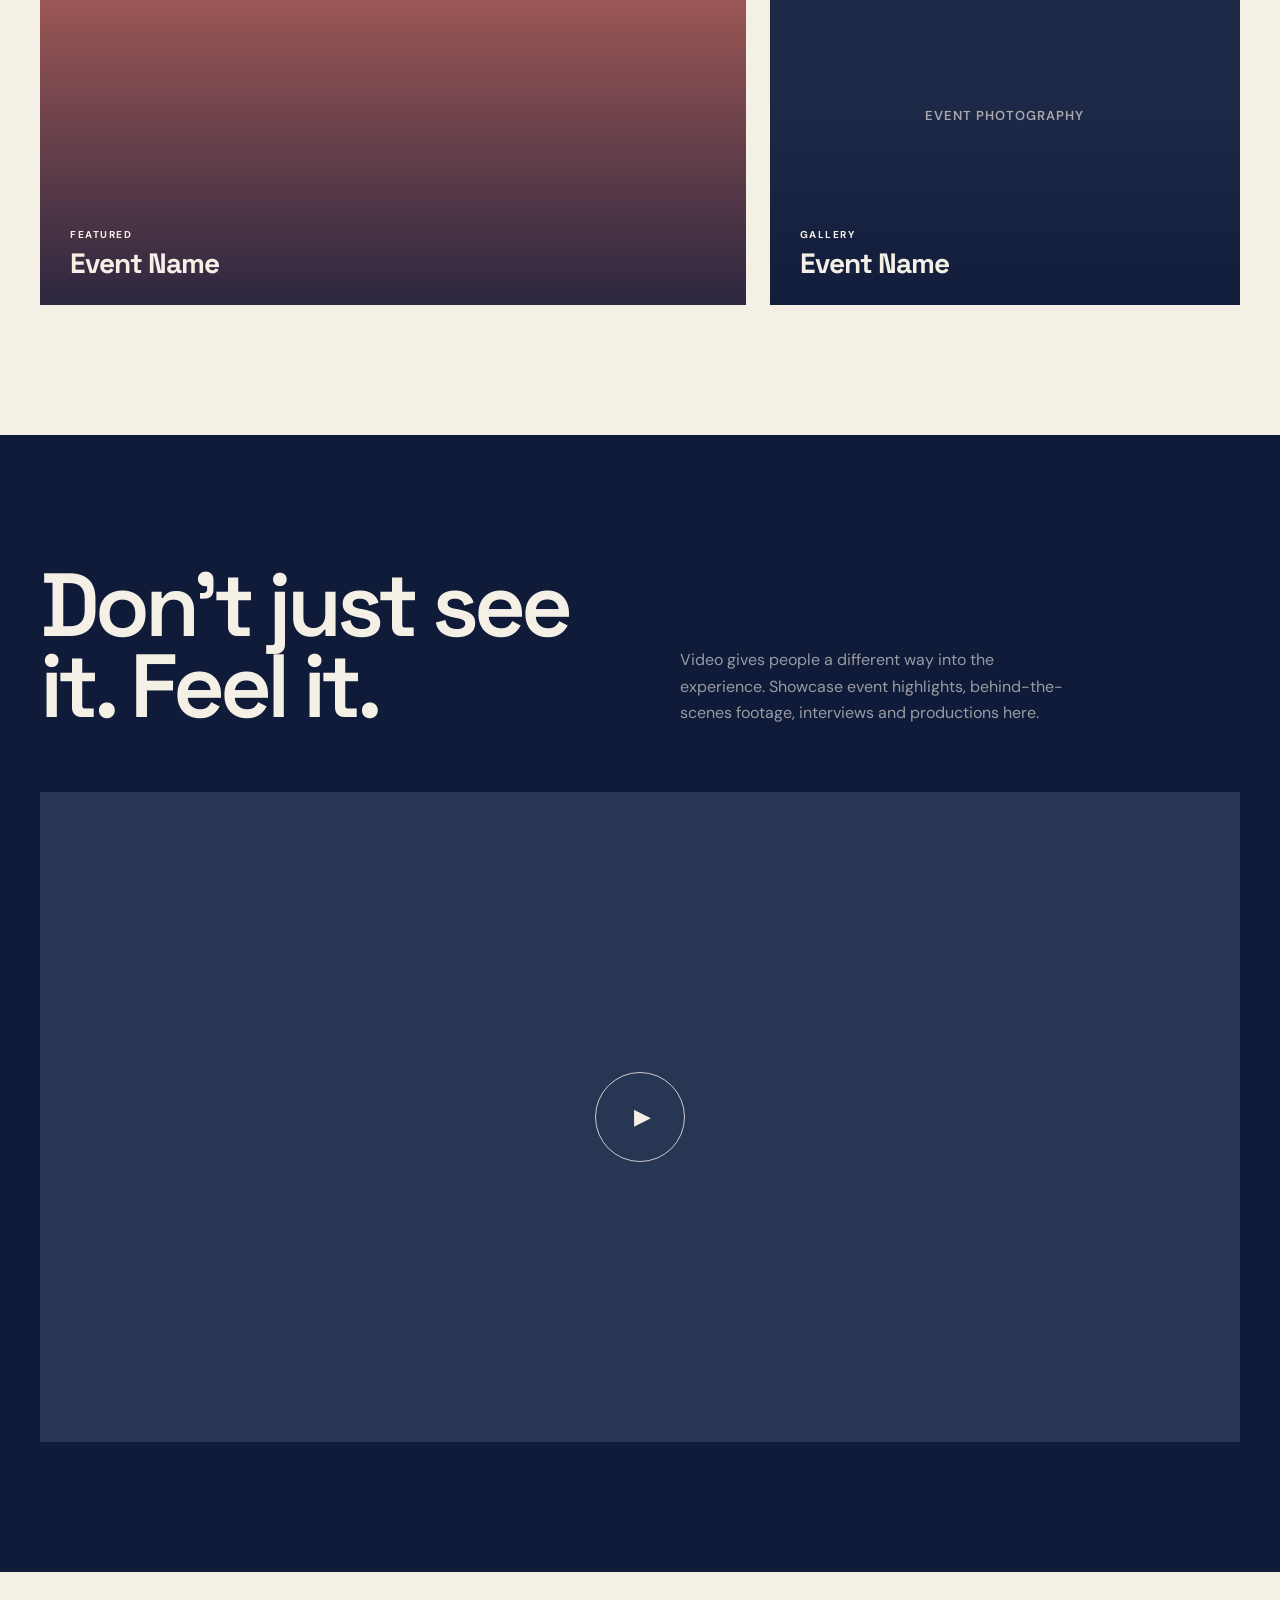
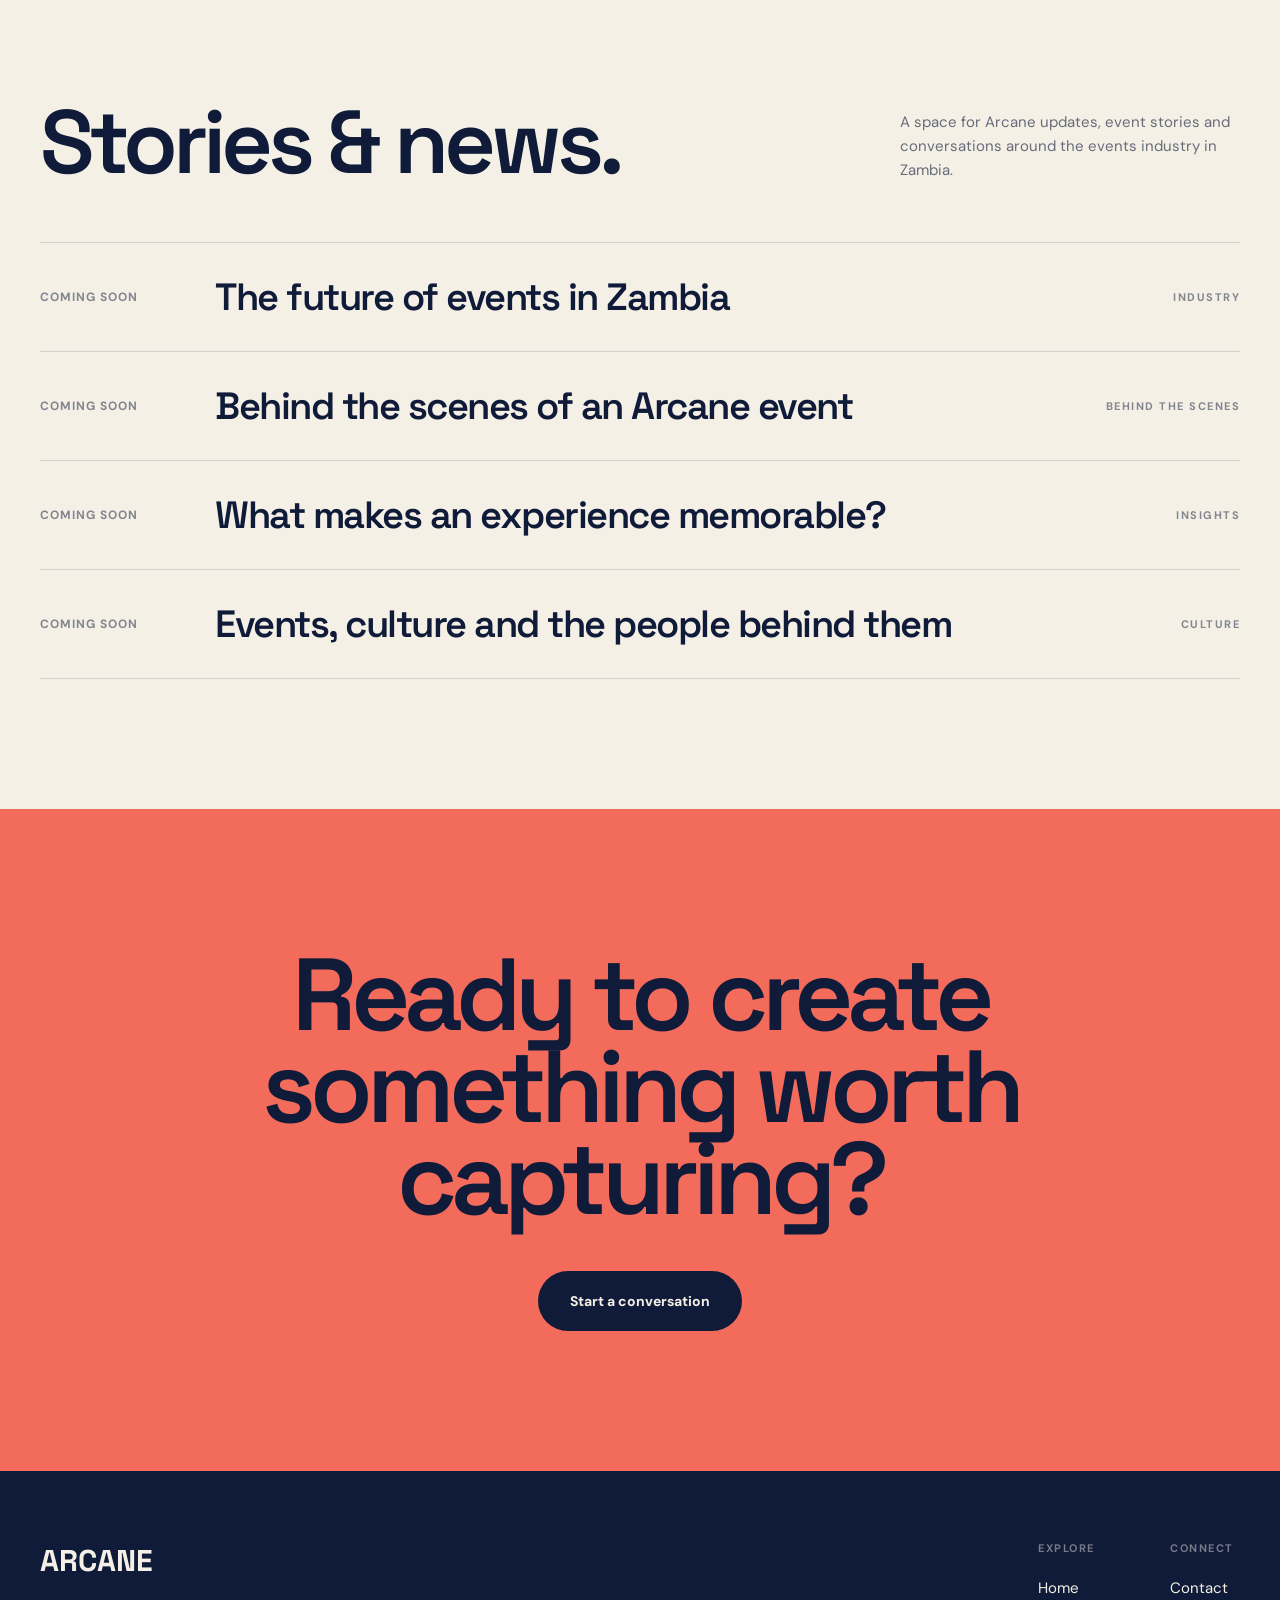
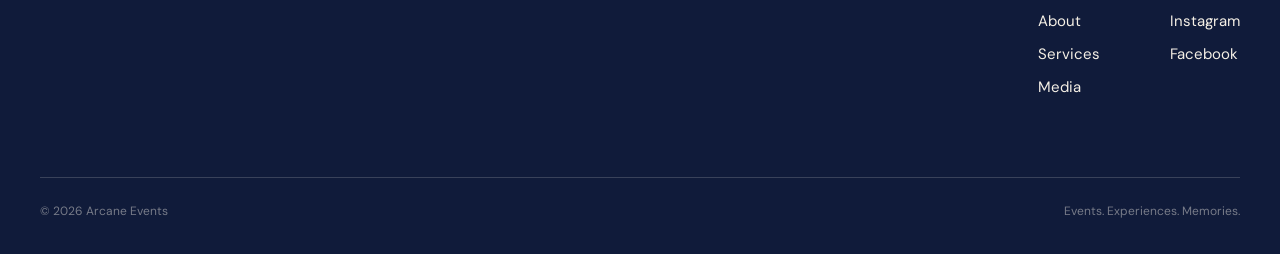
<file: pages/media.html>
<!DOCTYPE html>
<html lang="en">
<head>
    <meta charset="UTF-8">
    <meta name="viewport" content="width=device-width, initial-scale=1.0">

    <title>Arcane Events | Media</title>

    <meta
        name="description"
        content="Explore Arcane Events through event photography, videos, stories and industry news."
    >

    <link rel="preconnect" href="https://fonts.googleapis.com">
    <link rel="preconnect" href="https://fonts.gstatic.com" crossorigin>

    <link
        href="https://fonts.googleapis.com/css2?family=DM+Sans:wght@400;500;600;700&family=Space+Grotesk:wght@400;500;600;700&display=swap"
        rel="stylesheet"
    >
    <link rel="icon" href="../assets/images/logo.png" type="image/png">

    <style>
        :root {
            --navy: #101b3a;
            --cream: #f5f0e6;
            --coral: #f26b5b;
            --yellow: #f4c84b;
            --white: #ffffff;
            --black: #111111;
            --border: rgba(16, 27, 58, 0.15);

            --heading: "Space Grotesk", sans-serif;
            --body: "DM Sans", sans-serif;

            --container: 1240px;
        }

        * {
            margin: 0;
            padding: 0;
            box-sizing: border-box;
        }

        html {
            scroll-behavior: smooth;
        }

        body {
            font-family: var(--body);
            background: var(--cream);
            color: var(--navy);
            overflow-x: hidden;
        }

        body.menu-open {
            overflow: hidden;
        }

        a {
            color: inherit;
            text-decoration: none;
        }

        button {
            font: inherit;
        }

        img,
        video {
            display: block;
            width: 100%;
        }

        .container {
            width: min(var(--container), calc(100% - 80px));
            margin: 0 auto;
        }

        /* Navigation */

        .navbar {
            position: absolute;
            top: 0;
            left: 0;
            z-index: 100;
            width: 100%;
            padding: 28px 0;
        }

        .nav-inner {
            display: flex;
            align-items: center;
            justify-content: space-between;
        }

        .logo {
            font-family: var(--heading);
            font-size: 25px;
            font-weight: 700;
            letter-spacing: -1px;
        }

        .menu-button,
        .menu-close {
            width: 64px;
            height: 64px;
            border: 0;
            border-radius: 50%;
            background: var(--navy);
            color: var(--cream);
            cursor: pointer;
            display: flex;
            align-items: center;
            justify-content: center;
        }

        .menu-button {
            font-size: 12px;
            font-weight: 700;
            letter-spacing: 1px;
            transition: transform 0.25s ease;
        }

        .menu-button:hover {
            transform: rotate(8deg);
        }

        /* Menu */

        .menu-overlay {
            position: fixed;
            inset: 0;
            z-index: 200;
            background: var(--coral);
            padding: 28px 0;
            opacity: 0;
            visibility: hidden;
            transform: translateY(-100%);
            transition:
                transform 0.45s ease,
                opacity 0.35s ease,
                visibility 0.45s ease;
        }

        .menu-overlay.active {
            opacity: 1;
            visibility: visible;
            transform: translateY(0);
        }

        .menu-header {
            display: flex;
            align-items: center;
            justify-content: space-between;
        }

        .menu-close {
            font-size: 24px;
        }

        .menu-links {
            height: calc(100vh - 120px);
            display: flex;
            flex-direction: column;
            justify-content: center;
            gap: 8px;
        }

        .menu-links a {
            width: fit-content;
            font-family: var(--heading);
            font-size: clamp(42px, 8vw, 100px);
            line-height: 0.95;
            font-weight: 600;
            letter-spacing: -4px;
            transition: opacity 0.2s ease;
        }

        .menu-links a:hover {
            opacity: 0.55;
        }

        /* Hero */

        .media-hero {
            min-height: 85vh;
            background: var(--yellow);
            display: flex;
            align-items: flex-end;
            padding: 160px 0 90px;
        }

        .eyebrow {
            margin-bottom: 28px;
            font-size: 13px;
            font-weight: 700;
            letter-spacing: 2px;
            text-transform: uppercase;
        }

        .media-hero h1 {
            max-width: 1100px;
            font-family: var(--heading);
            font-size: clamp(65px, 11vw, 155px);
            line-height: 0.84;
            font-weight: 600;
            letter-spacing: -8px;
        }

        /* Gallery */

        .gallery {
            padding: 130px 0;
        }

        .section-heading {
            display: flex;
            justify-content: space-between;
            align-items: end;
            gap: 40px;
            margin-bottom: 65px;
        }

        .section-heading h2 {
            max-width: 750px;
            font-family: var(--heading);
            font-size: clamp(50px, 7vw, 90px);
            line-height: 0.9;
            letter-spacing: -5px;
            font-weight: 600;
        }

        .section-heading p {
            max-width: 330px;
            color: rgba(16, 27, 58, 0.62);
            font-size: 15px;
            line-height: 1.6;
        }

        .gallery-grid {
            display: grid;
            grid-template-columns: 1.2fr 0.8fr;
            gap: 24px;
        }

        .gallery-column {
            display: grid;
            gap: 24px;
        }

        .media-card {
            position: relative;
            overflow: hidden;
            min-height: 380px;
            background: var(--navy);
        }

        .media-card.large {
            min-height: 780px;
        }

        .media-placeholder {
            position: absolute;
            inset: 0;
            display: flex;
            align-items: center;
            justify-content: center;
            background: #344762;
            color: rgba(245, 240, 230, 0.7);
            font-size: 13px;
            font-weight: 600;
            letter-spacing: 1px;
            text-transform: uppercase;
        }

        .media-placeholder.coral {
            background: #c96a5d;
        }

        .media-placeholder.yellow {
            background: #c6a33b;
        }

        .media-placeholder.dark {
            background: #1e2947;
        }

        .media-overlay {
            position: absolute;
            inset: 0;
            background: linear-gradient(
                to top,
                rgba(16, 27, 58, 0.85),
                transparent 55%
            );
        }

        .media-info {
            position: absolute;
            left: 30px;
            right: 30px;
            bottom: 28px;
            z-index: 2;
            color: var(--cream);
        }

        .media-info span {
            display: block;
            margin-bottom: 8px;
            font-size: 10px;
            font-weight: 700;
            letter-spacing: 1.5px;
            text-transform: uppercase;
        }

        .media-info h3 {
            font-family: var(--heading);
            font-size: 28px;
            line-height: 1;
            letter-spacing: -1px;
        }

        /* Video */

        .video-section {
            background: var(--navy);
            color: var(--cream);
            padding: 130px 0;
        }

        .video-header {
            display: grid;
            grid-template-columns: 1fr 1fr;
            gap: 80px;
            margin-bottom: 65px;
        }

        .video-header h2 {
            max-width: 650px;
            font-family: var(--heading);
            font-size: clamp(50px, 7vw, 90px);
            line-height: 0.9;
            letter-spacing: -5px;
            font-weight: 600;
        }

        .video-header p {
            max-width: 400px;
            align-self: end;
            color: rgba(245, 240, 230, 0.6);
            font-size: 16px;
            line-height: 1.65;
        }

        .video-placeholder {
            position: relative;
            min-height: 650px;
            background: #273653;
            display: flex;
            align-items: center;
            justify-content: center;
        }

        .play-button {
            width: 90px;
            height: 90px;
            border: 1px solid rgba(245, 240, 230, 0.8);
            border-radius: 50%;
            background: transparent;
            color: var(--cream);
            cursor: pointer;
            font-size: 22px;
            padding-left: 5px;
            transition:
                background 0.2s ease,
                color 0.2s ease;
        }

        .play-button:hover {
            background: var(--cream);
            color: var(--navy);
        }

        /* Stories */

        .stories {
            padding: 130px 0;
        }

        .stories-header {
            display: flex;
            justify-content: space-between;
            align-items: end;
            gap: 40px;
            margin-bottom: 60px;
        }

        .stories-header h2 {
            font-family: var(--heading);
            font-size: clamp(50px, 7vw, 90px);
            line-height: 0.9;
            letter-spacing: -5px;
            font-weight: 600;
        }

        .stories-header p {
            max-width: 340px;
            color: rgba(16, 27, 58, 0.62);
            font-size: 15px;
            line-height: 1.6;
        }

        .story-list {
            border-top: 1px solid var(--border);
        }

        .story {
            display: grid;
            grid-template-columns: 130px 1fr 180px;
            align-items: center;
            gap: 45px;
            padding: 35px 0;
            border-bottom: 1px solid var(--border);
            transition: padding 0.25s ease;
        }

        .story:hover {
            padding-left: 15px;
            padding-right: 15px;
        }

        .story-date {
            font-size: 12px;
            font-weight: 700;
            letter-spacing: 1px;
            text-transform: uppercase;
            color: rgba(16, 27, 58, 0.5);
        }

        .story h3 {
            font-family: var(--heading);
            font-size: clamp(25px, 3vw, 38px);
            line-height: 1;
            letter-spacing: -1.5px;
            font-weight: 600;
        }

        .story-type {
            text-align: right;
            font-size: 11px;
            font-weight: 700;
            letter-spacing: 1.5px;
            text-transform: uppercase;
            color: rgba(16, 27, 58, 0.5);
        }

        /* CTA */

        .cta {
            background: var(--coral);
            padding: 140px 0;
            text-align: center;
        }

        .cta h2 {
            max-width: 950px;
            margin: 0 auto 45px;
            font-family: var(--heading);
            font-size: clamp(52px, 8vw, 105px);
            line-height: 0.9;
            letter-spacing: -6px;
            font-weight: 600;
        }

        .cta-button {
            display: inline-flex;
            align-items: center;
            justify-content: center;
            min-height: 60px;
            padding: 0 32px;
            background: var(--navy);
            color: var(--cream);
            border-radius: 100px;
            font-size: 14px;
            font-weight: 700;
            transition: transform 0.2s ease;
        }

        .cta-button:hover {
            transform: translateY(-3px);
        }

        /* Footer */

        footer {
            background: var(--navy);
            color: var(--cream);
            padding: 70px 0 35px;
        }

        .footer-top {
            display: flex;
            justify-content: space-between;
            gap: 50px;
            padding-bottom: 80px;
        }

        .footer-logo {
            font-family: var(--heading);
            font-size: 30px;
            font-weight: 700;
        }

        .footer-links {
            display: flex;
            gap: 70px;
        }

        .footer-column {
            display: flex;
            flex-direction: column;
            gap: 13px;
        }

        .footer-column span {
            margin-bottom: 10px;
            color: rgba(245, 240, 230, 0.45);
            font-size: 11px;
            font-weight: 700;
            letter-spacing: 1.5px;
            text-transform: uppercase;
        }

        .footer-column a {
            font-size: 15px;
            transition: opacity 0.2s ease;
        }

        .footer-column a:hover {
            opacity: 0.55;
        }

        .footer-bottom {
            padding-top: 25px;
            border-top: 1px solid rgba(245, 240, 230, 0.18);
            display: flex;
            justify-content: space-between;
            gap: 30px;
            color: rgba(245, 240, 230, 0.45);
            font-size: 12px;
        }

        /* Responsive */

        @media (max-width: 900px) {
            .container {
                width: min(var(--container), calc(100% - 40px));
            }

            .section-heading,
            .stories-header {
                flex-direction: column;
                align-items: flex-start;
            }

            .gallery-grid {
                grid-template-columns: 1fr;
            }

            .media-card.large {
                min-height: 550px;
            }

            .video-header {
                grid-template-columns: 1fr;
                gap: 35px;
            }

            .video-placeholder {
                min-height: 500px;
            }

            .story {
                grid-template-columns: 100px 1fr;
                gap: 25px;
            }

            .story-type {
                grid-column: 2;
                text-align: left;
            }

            .footer-top {
                flex-direction: column;
            }

            .footer-links {
                gap: 45px;
            }
        }

        @media (max-width: 600px) {
            .navbar {
                padding: 20px 0;
            }

            .menu-button,
            .menu-close {
                width: 54px;
                height: 54px;
            }

            .menu-overlay {
                padding: 20px 0;
            }

            .menu-links {
                height: calc(100vh - 100px);
            }

            .menu-links a {
                font-size: 52px;
                letter-spacing: -3px;
            }

            .media-hero {
                min-height: 75vh;
                padding: 130px 0 55px;
            }

            .media-hero h1 {
                font-size: clamp(60px, 18vw, 100px);
                letter-spacing: -5px;
            }

            .gallery,
            .video-section,
            .stories,
            .cta {
                padding: 85px 0;
            }

            .section-heading h2,
            .video-header h2,
            .stories-header h2 {
                font-size: 55px;
                letter-spacing: -3px;
            }

            .media-card,
            .media-card.large {
                min-height: 380px;
            }

            .video-placeholder {
                min-height: 350px;
            }

            .story {
                display: block;
                padding: 30px 0;
            }

            .story-date {
                display: block;
                margin-bottom: 18px;
            }

            .story h3 {
                margin-bottom: 15px;
            }

            .cta h2 {
                font-size: 55px;
                letter-spacing: -3px;
            }

            .footer-links {
                flex-direction: column;
                gap: 35px;
            }

            .footer-bottom {
                flex-direction: column;
                gap: 10px;
            }
        }
    </style>
</head>

<body>

    <header class="navbar">
        <div class="container nav-inner">
            <a href="../index.html" class="logo">ARCANE</a>

            <button
                class="menu-button"
                id="menuOpen"
                aria-label="Open navigation menu"
                aria-expanded="false"
            >
                MENU
            </button>
        </div>
    </header>

    <div class="menu-overlay" id="menuOverlay" aria-hidden="true">
        <div class="container">

            <div class="menu-header">
                <a href="../index.html" class="logo">ARCANE</a>

                <button
                    class="menu-close"
                    id="menuClose"
                    aria-label="Close navigation menu"
                >
                    ×
                </button>
            </div>

            <nav class="menu-links" aria-label="Main navigation">
                <a href="../index.html">Home</a>
                <a href="about.html">About</a>
                <a href="services.html">Services</a>
                <a href="media.html">Media</a>
                <a href="contact.html">Contact</a>
            </nav>

        </div>
    </div>

    <main>

        <section class="media-hero">
            <div class="container">
                <p class="eyebrow">Inside Arcane</p>

                <h1>
                    See the
                    experience.
                </h1>
            </div>
        </section>

        <section class="gallery">
            <div class="container">

                <div class="section-heading">
                    <h2>Moments worth keeping.</h2>

                    <p>
                        Explore selected moments from events, productions and
                        experiences. Replace the placeholders with Arcane's
                        photography as the media library grows.
                    </p>
                </div>

                <div class="gallery-grid">

                    <div class="media-card large">
                        <div class="media-placeholder coral">
                            Event photography
                        </div>

                        <div class="media-overlay"></div>

                        <div class="media-info">
                            <span>Featured</span>
                            <h3>Event Name</h3>
                        </div>
                    </div>

                    <div class="gallery-column">

                        <div class="media-card">
                            <div class="media-placeholder yellow">
                                Event photography
                            </div>

                            <div class="media-overlay"></div>

                            <div class="media-info">
                                <span>Gallery</span>
                                <h3>Event Name</h3>
                            </div>
                        </div>

                        <div class="media-card">
                            <div class="media-placeholder dark">
                                Event photography
                            </div>

                            <div class="media-overlay"></div>

                            <div class="media-info">
                                <span>Gallery</span>
                                <h3>Event Name</h3>
                            </div>
                        </div>

                    </div>

                </div>

            </div>
        </section>

        <section class="video-section">
            <div class="container">

                <div class="video-header">
                    <h2>
                        Don't just see it. Feel it.
                    </h2>

                    <p>
                        Video gives people a different way into the experience.
                        Showcase event highlights, behind-the-scenes footage,
                        interviews and productions here.
                    </p>
                </div>

                <div class="video-placeholder">
                    <button
                        class="play-button"
                        type="button"
                        aria-label="Play featured video"
                    >
                        ▶
                    </button>
                </div>

            </div>
        </section>

        <section class="stories">
            <div class="container">

                <div class="stories-header">
                    <h2>Stories & news.</h2>

                    <p>
                        A space for Arcane updates, event stories and
                        conversations around the events industry in Zambia.
                    </p>
                </div>

                <div class="story-list">

                    <a href="#" class="story">
                        <span class="story-date">
                            Coming soon
                        </span>

                        <h3>
                            The future of events in Zambia
                        </h3>

                        <span class="story-type">
                            Industry
                        </span>
                    </a>

                    <a href="#" class="story">
                        <span class="story-date">
                            Coming soon
                        </span>

                        <h3>
                            Behind the scenes of an Arcane event
                        </h3>

                        <span class="story-type">
                            Behind the scenes
                        </span>
                    </a>

                    <a href="#" class="story">
                        <span class="story-date">
                            Coming soon
                        </span>

                        <h3>
                            What makes an experience memorable?
                        </h3>

                        <span class="story-type">
                            Insights
                        </span>
                    </a>

                    <a href="#" class="story">
                        <span class="story-date">
                            Coming soon
                        </span>

                        <h3>
                            Events, culture and the people behind them
                        </h3>

                        <span class="story-type">
                            Culture
                        </span>
                    </a>

                </div>

            </div>
        </section>

        <section class="cta">
            <div class="container">

                <h2>
                    Ready to create something worth capturing?
                </h2>

                <a href="contact.html" class="cta-button">
                    Start a conversation
                </a>

            </div>
        </section>

    </main>

    <footer>
        <div class="container">

            <div class="footer-top">

                <a href="../index.html" class="footer-logo">
                    ARCANE
                </a>

                <div class="footer-links">

                    <div class="footer-column">
                        <span>Explore</span>

                        <a href="../index.html">Home</a>
                        <a href="about.html">About</a>
                        <a href="services.html">Services</a>
                        <a href="media.html">Media</a>
                    </div>

                    <div class="footer-column">
                        <span>Connect</span>

                        <a href="contact.html">Contact</a>
                        <a href="#">Instagram</a>
                        <a href="#">Facebook</a>
                    </div>

                </div>

            </div>

            <div class="footer-bottom">
                <span>© 2026 Arcane Events</span>
                <span>Events. Experiences. Memories.</span>
            </div>

        </div>
    </footer>

    <script>
        const menuOpen = document.getElementById("menuOpen");
        const menuClose = document.getElementById("menuClose");
        const menuOverlay = document.getElementById("menuOverlay");
        const menuLinks = document.querySelectorAll(".menu-links a");

        function openMenu() {
            menuOverlay.classList.add("active");
            menuOverlay.setAttribute("aria-hidden", "false");
            menuOpen.setAttribute("aria-expanded", "true");
            document.body.classList.add("menu-open");
        }

        function closeMenu() {
            menuOverlay.classList.remove("active");
            menuOverlay.setAttribute("aria-hidden", "true");
            menuOpen.setAttribute("aria-expanded", "false");
            document.body.classList.remove("menu-open");
        }

        menuOpen.addEventListener("click", openMenu);
        menuClose.addEventListener("click", closeMenu);

        menuLinks.forEach(link => {
            link.addEventListener("click", closeMenu);
        });

        document.addEventListener("keydown", event => {
            if (event.key === "Escape") {
                closeMenu();
            }
        });
    </script>

</body>
</html>
</file>
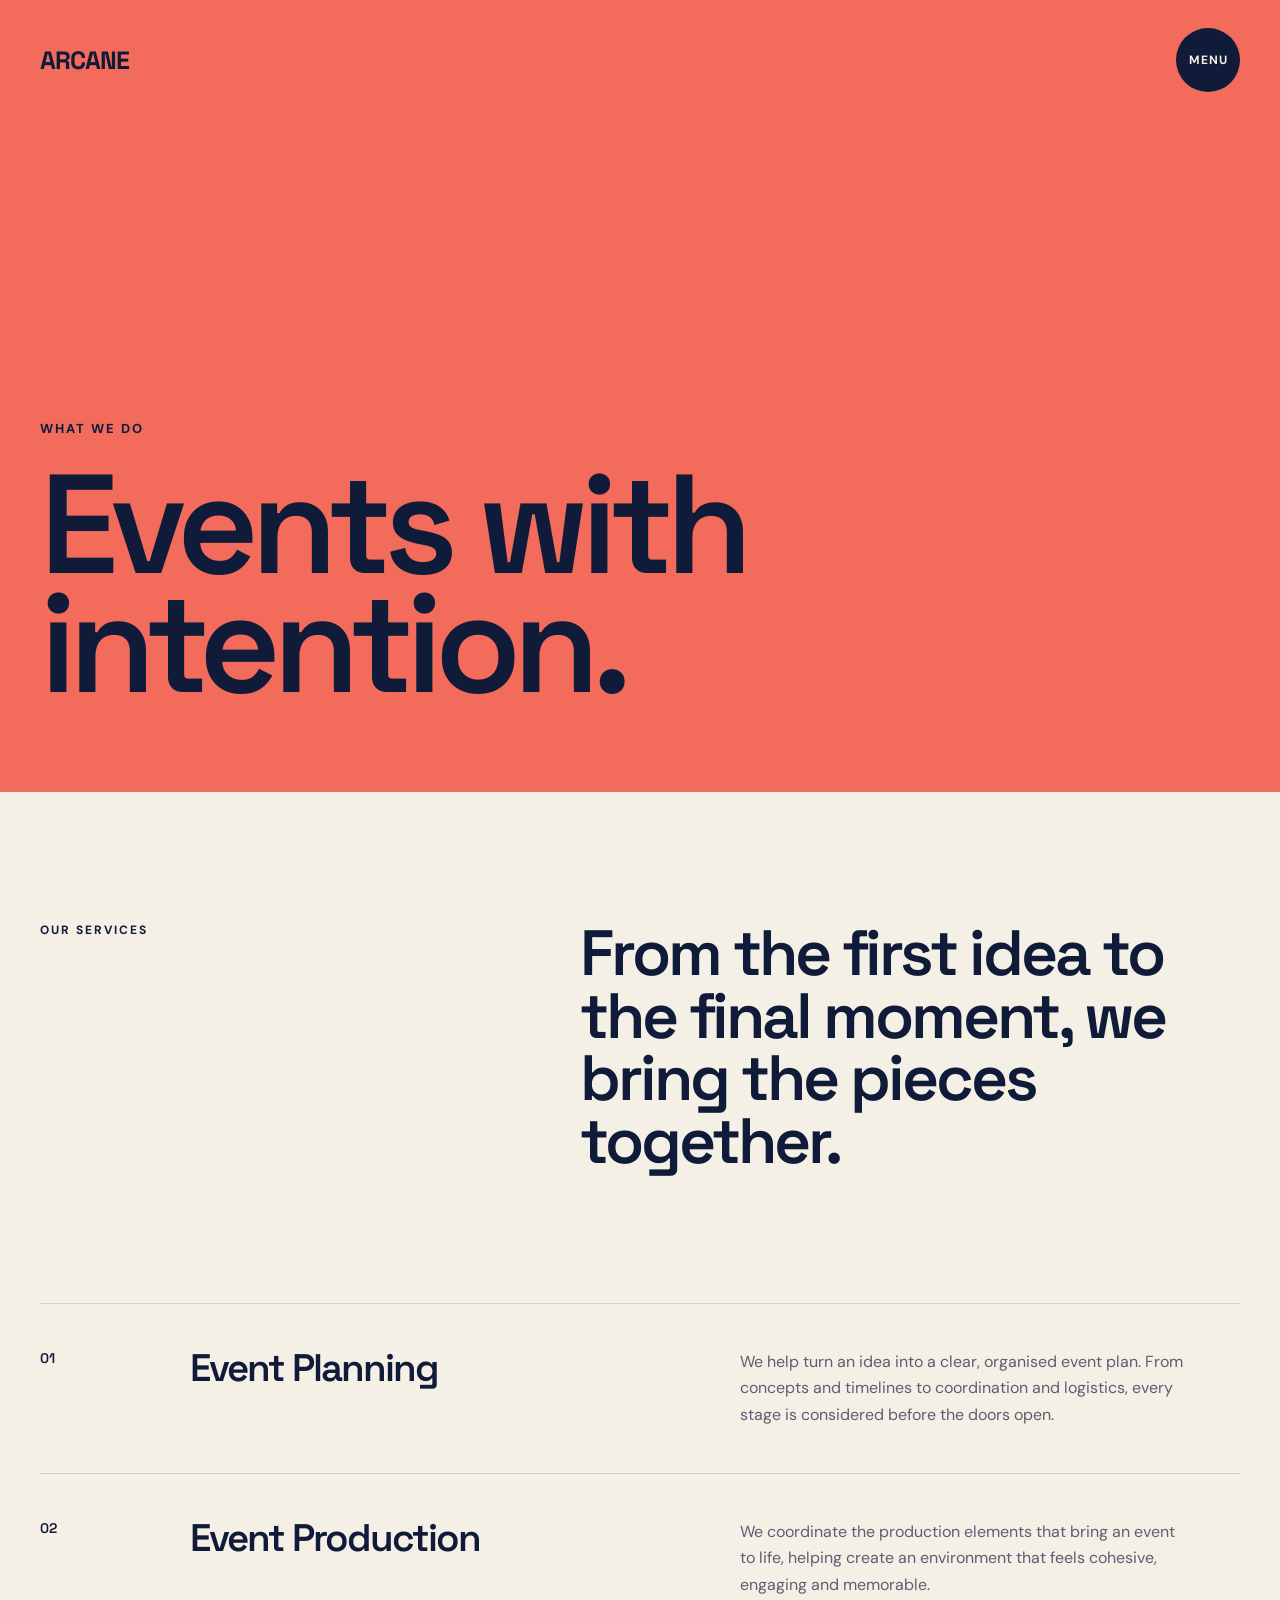
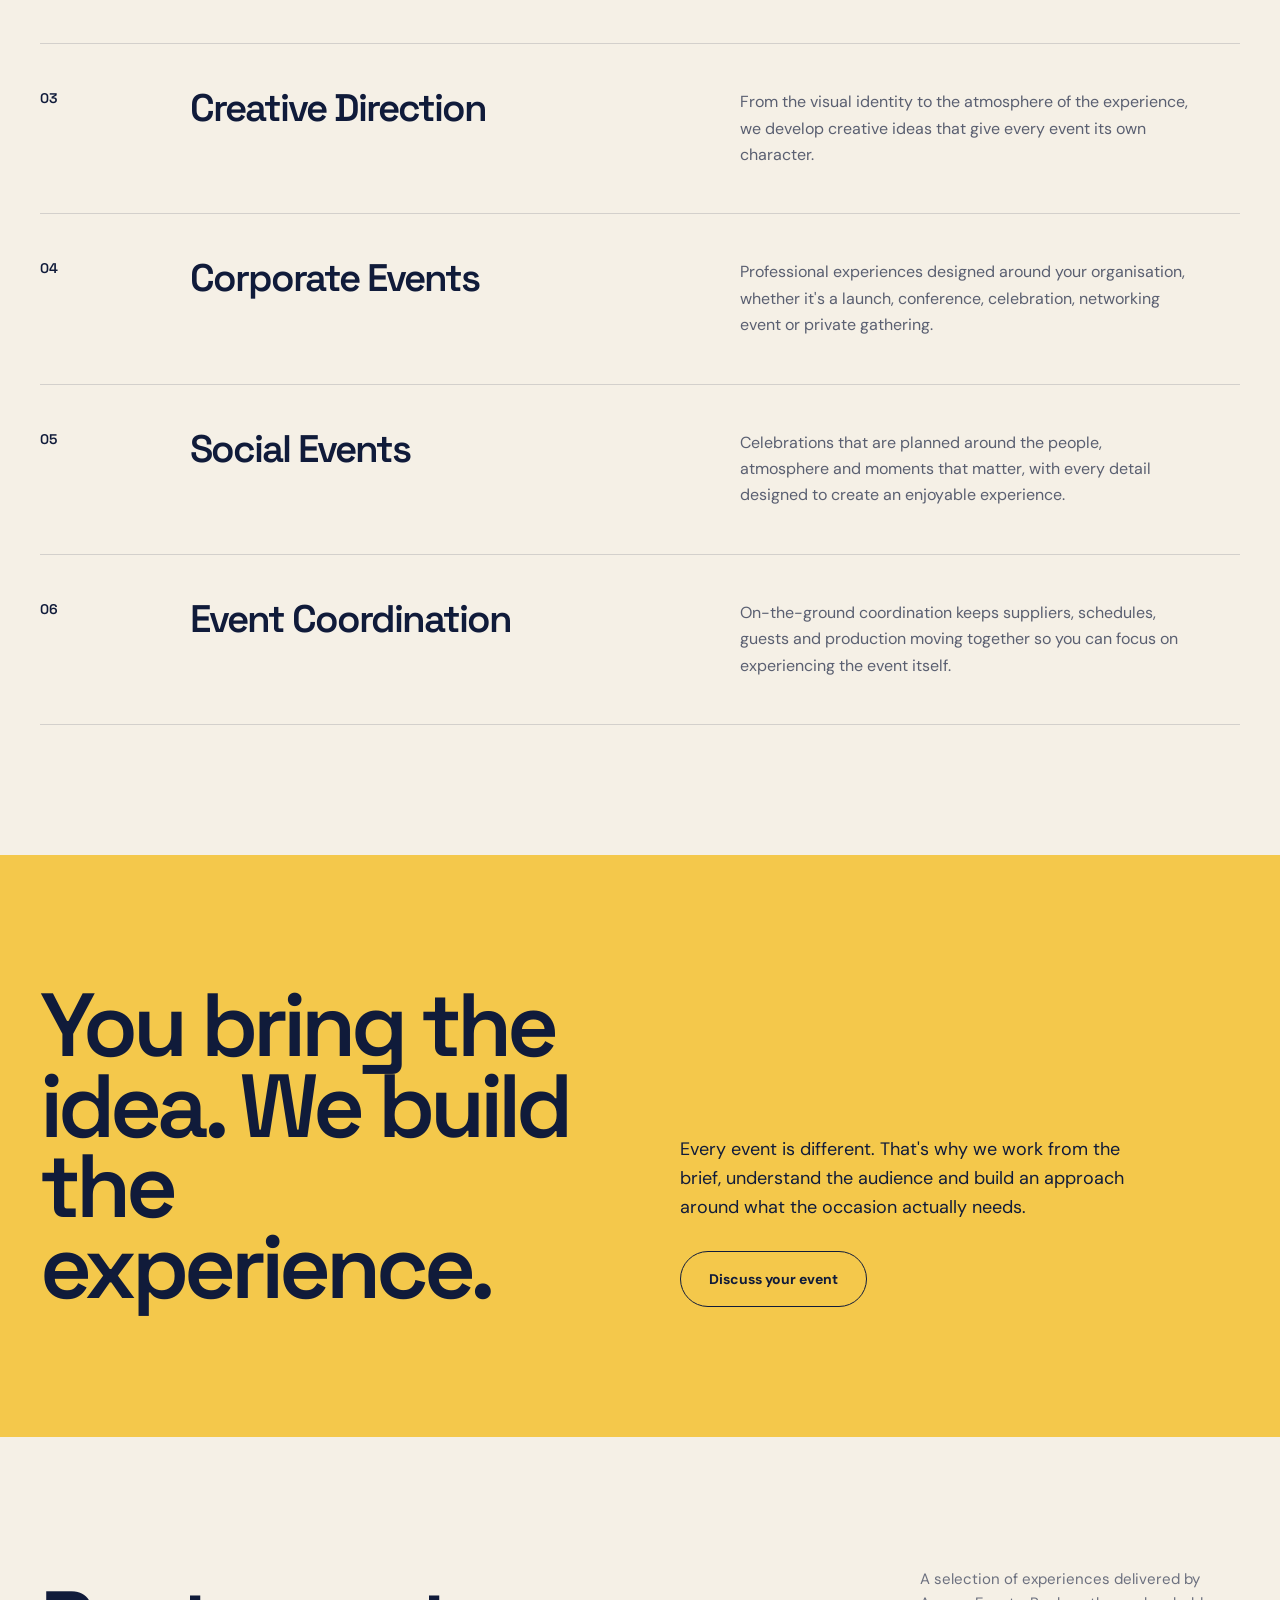
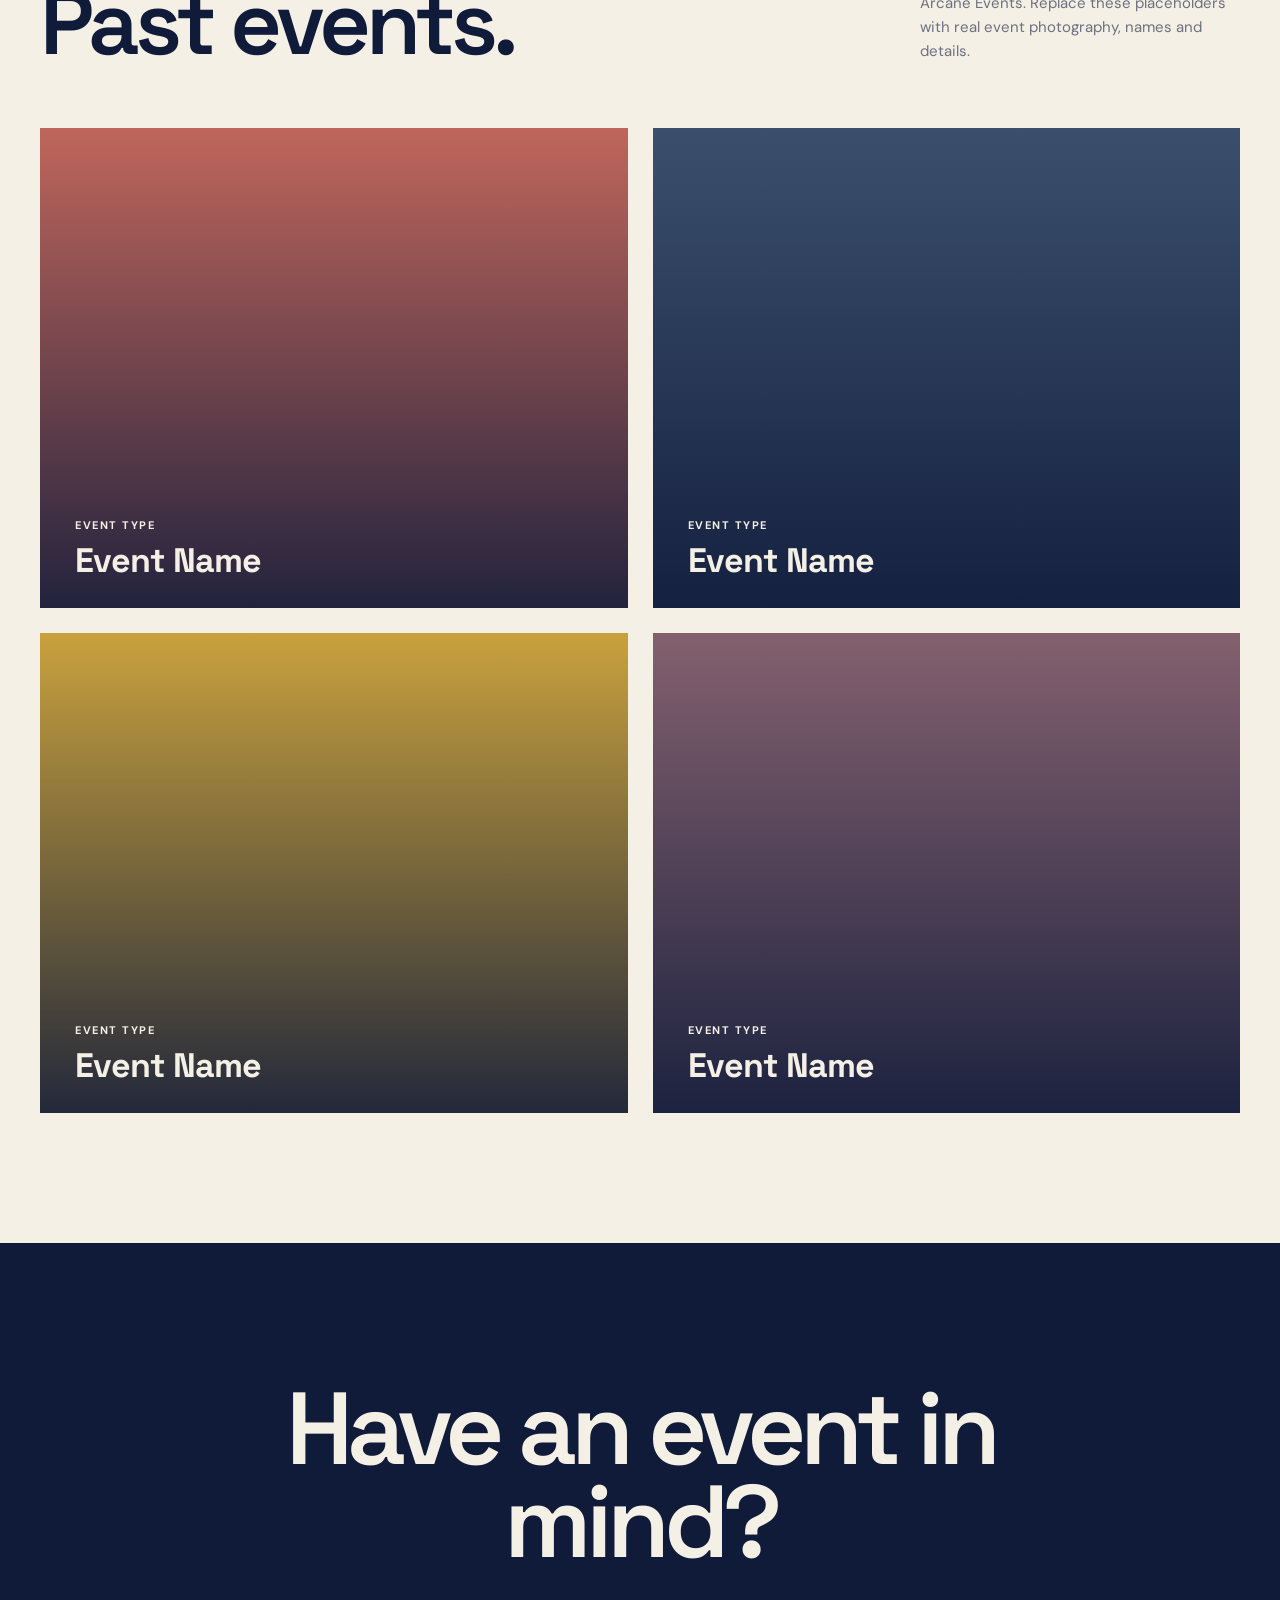
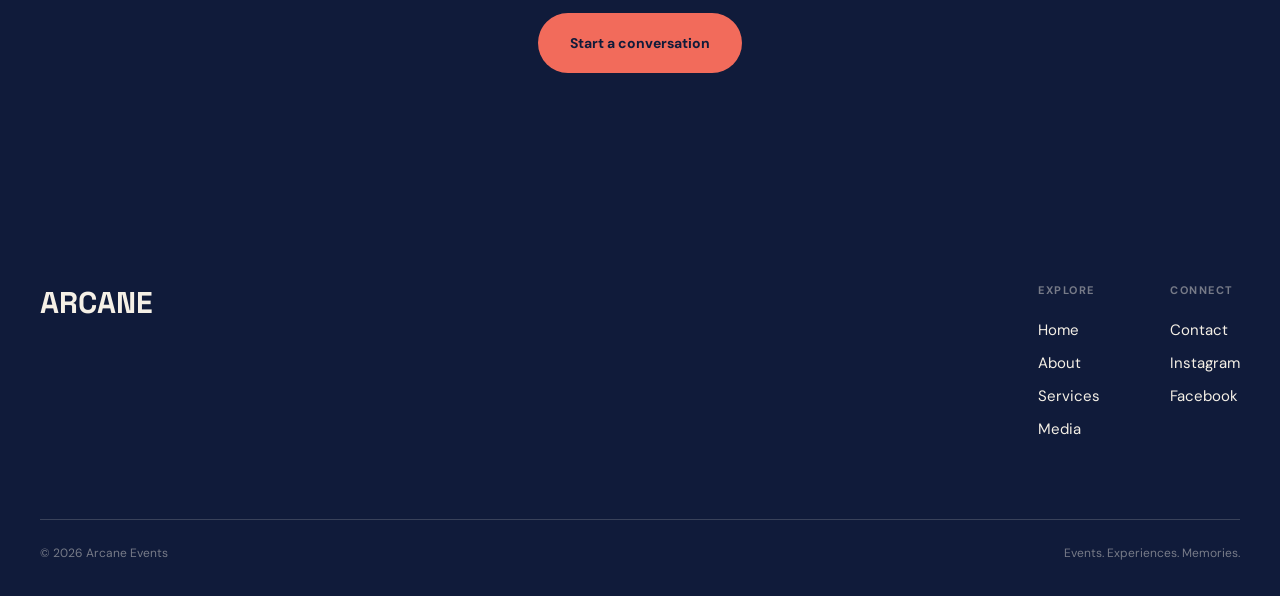
<file: pages/services.html>
<!DOCTYPE html>
<html lang="en">
<head>
    <meta charset="UTF-8">
    <meta name="viewport" content="width=device-width, initial-scale=1.0">

    <title>Arcane Events | Services</title>

    <meta
        name="description"
        content="Explore the event planning, production and experience services offered by Arcane Events."
    >

    <link rel="preconnect" href="https://fonts.googleapis.com">
    <link rel="preconnect" href="https://fonts.gstatic.com" crossorigin>

    <link
        href="https://fonts.googleapis.com/css2?family=DM+Sans:wght@400;500;600;700&family=Space+Grotesk:wght@400;500;600;700&display=swap"
        rel="stylesheet"
    >
    <link rel="icon" href="../assets/images/logo.png" type="image/png">

    <style>
        :root {
            --navy: #101b3a;
            --cream: #f5f0e6;
            --coral: #f26b5b;
            --yellow: #f4c84b;
            --white: #ffffff;
            --black: #111111;
            --border: rgba(16, 27, 58, 0.15);

            --heading: "Space Grotesk", sans-serif;
            --body: "DM Sans", sans-serif;

            --container: 1240px;
        }

        * {
            margin: 0;
            padding: 0;
            box-sizing: border-box;
        }

        html {
            scroll-behavior: smooth;
        }

        body {
            font-family: var(--body);
            background: var(--cream);
            color: var(--navy);
            overflow-x: hidden;
        }

        body.menu-open {
            overflow: hidden;
        }

        a {
            color: inherit;
            text-decoration: none;
        }

        button {
            font: inherit;
        }

        .container {
            width: min(var(--container), calc(100% - 80px));
            margin: 0 auto;
        }

        /* Navigation */

        .navbar {
            position: absolute;
            top: 0;
            left: 0;
            z-index: 100;
            width: 100%;
            padding: 28px 0;
        }

        .nav-inner {
            display: flex;
            align-items: center;
            justify-content: space-between;
        }

        .logo {
            font-family: var(--heading);
            font-size: 25px;
            font-weight: 700;
            letter-spacing: -1px;
        }

        .menu-button,
        .menu-close {
            width: 64px;
            height: 64px;
            border: 0;
            border-radius: 50%;
            background: var(--navy);
            color: var(--cream);
            cursor: pointer;
            display: flex;
            align-items: center;
            justify-content: center;
        }

        .menu-button {
            font-size: 12px;
            font-weight: 700;
            letter-spacing: 1px;
            transition: transform 0.25s ease;
        }

        .menu-button:hover {
            transform: rotate(8deg);
        }

        /* Menu */

        .menu-overlay {
            position: fixed;
            inset: 0;
            z-index: 200;
            background: var(--coral);
            padding: 28px 0;
            opacity: 0;
            visibility: hidden;
            transform: translateY(-100%);
            transition:
                transform 0.45s ease,
                opacity 0.35s ease,
                visibility 0.45s ease;
        }

        .menu-overlay.active {
            opacity: 1;
            visibility: visible;
            transform: translateY(0);
        }

        .menu-header {
            display: flex;
            align-items: center;
            justify-content: space-between;
        }

        .menu-close {
            font-size: 24px;
        }

        .menu-links {
            height: calc(100vh - 120px);
            display: flex;
            flex-direction: column;
            justify-content: center;
            gap: 8px;
        }

        .menu-links a {
            width: fit-content;
            font-family: var(--heading);
            font-size: clamp(42px, 8vw, 100px);
            line-height: 0.95;
            font-weight: 600;
            letter-spacing: -4px;
            transition: opacity 0.2s ease;
        }

        .menu-links a:hover {
            opacity: 0.55;
        }

        /* Hero */

        .services-hero {
            min-height: 88vh;
            background: var(--coral);
            display: flex;
            align-items: flex-end;
            padding: 160px 0 90px;
        }

        .eyebrow {
            margin-bottom: 28px;
            font-size: 13px;
            font-weight: 700;
            letter-spacing: 2px;
            text-transform: uppercase;
        }

        .services-hero h1 {
            max-width: 1150px;
            font-family: var(--heading);
            font-size: clamp(65px, 11vw, 155px);
            line-height: 0.84;
            font-weight: 600;
            letter-spacing: -8px;
        }

        /* Services introduction */

        .services-intro {
            padding: 130px 0 90px;
        }

        .services-intro-grid {
            display: grid;
            grid-template-columns: 0.8fr 1.2fr;
            gap: 100px;
        }

        .section-label {
            font-size: 12px;
            font-weight: 700;
            letter-spacing: 2px;
            text-transform: uppercase;
        }

        .services-intro h2 {
            max-width: 850px;
            font-family: var(--heading);
            font-size: clamp(42px, 5vw, 70px);
            line-height: 0.98;
            letter-spacing: -3px;
            font-weight: 600;
        }

        /* Service list */

        .service-list {
            padding: 40px 0 130px;
        }

        .service {
            display: grid;
            grid-template-columns: 100px 1fr 1fr;
            gap: 50px;
            padding: 45px 0;
            border-top: 1px solid var(--border);
        }

        .service:last-child {
            border-bottom: 1px solid var(--border);
        }

        .service-number {
            font-family: var(--heading);
            font-size: 14px;
            font-weight: 600;
        }

        .service h3 {
            font-family: var(--heading);
            font-size: clamp(28px, 3vw, 44px);
            line-height: 1;
            letter-spacing: -2px;
            font-weight: 600;
        }

        .service p {
            max-width: 450px;
            color: rgba(16, 27, 58, 0.68);
            font-size: 16px;
            line-height: 1.65;
        }

        /* Feature banner */

        .feature {
            background: var(--yellow);
            padding: 130px 0;
        }

        .feature-grid {
            display: grid;
            grid-template-columns: 1fr 1fr;
            gap: 80px;
            align-items: end;
        }

        .feature h2 {
            max-width: 650px;
            font-family: var(--heading);
            font-size: clamp(50px, 7vw, 95px);
            line-height: 0.9;
            letter-spacing: -5px;
            font-weight: 600;
        }

        .feature-copy {
            max-width: 450px;
        }

        .feature-copy p {
            margin-bottom: 30px;
            font-size: 18px;
            line-height: 1.6;
        }

        .outline-button {
            display: inline-flex;
            align-items: center;
            justify-content: center;
            min-height: 56px;
            padding: 0 28px;
            border: 1px solid var(--navy);
            border-radius: 100px;
            font-size: 14px;
            font-weight: 700;
            transition:
                background 0.2s ease,
                color 0.2s ease;
        }

        .outline-button:hover {
            background: var(--navy);
            color: var(--cream);
        }

        /* Past events */

        .past-events {
            padding: 130px 0;
        }

        .past-header {
            display: flex;
            justify-content: space-between;
            align-items: end;
            gap: 40px;
            margin-bottom: 65px;
        }

        .past-header h2 {
            max-width: 700px;
            font-family: var(--heading);
            font-size: clamp(50px, 7vw, 90px);
            line-height: 0.9;
            letter-spacing: -5px;
            font-weight: 600;
        }

        .past-header p {
            max-width: 320px;
            color: rgba(16, 27, 58, 0.6);
            font-size: 15px;
            line-height: 1.6;
        }

        .event-grid {
            display: grid;
            grid-template-columns: repeat(2, 1fr);
            gap: 25px;
        }

        .event-card {
            min-height: 480px;
            position: relative;
            overflow: hidden;
            background: var(--navy);
        }

        .event-card-image {
            position: absolute;
            inset: 0;
            background:
                linear-gradient(
                    to top,
                    rgba(16, 27, 58, 0.9),
                    rgba(16, 27, 58, 0.05)
                );
        }

        .event-card-image.placeholder-one {
            background-color: #c96a5d;
        }

        .event-card-image.placeholder-two {
            background-color: #3d526f;
        }

        .event-card-image.placeholder-three {
            background-color: #d3a83d;
        }

        .event-card-image.placeholder-four {
            background-color: #8a6471;
        }

        .event-info {
            position: absolute;
            z-index: 2;
            left: 35px;
            right: 35px;
            bottom: 30px;
            color: var(--cream);
        }

        .event-type {
            display: inline-block;
            margin-bottom: 12px;
            font-size: 11px;
            font-weight: 700;
            letter-spacing: 1.5px;
            text-transform: uppercase;
        }

        .event-info h3 {
            font-family: var(--heading);
            font-size: 34px;
            line-height: 1;
            letter-spacing: -1px;
        }

        /* CTA */

        .cta {
            background: var(--navy);
            color: var(--cream);
            padding: 140px 0;
            text-align: center;
        }

        .cta h2 {
            max-width: 900px;
            margin: 0 auto 45px;
            font-family: var(--heading);
            font-size: clamp(52px, 8vw, 105px);
            line-height: 0.9;
            letter-spacing: -6px;
            font-weight: 600;
        }

        .cta-button {
            display: inline-flex;
            align-items: center;
            justify-content: center;
            min-height: 60px;
            padding: 0 32px;
            background: var(--coral);
            color: var(--navy);
            border-radius: 100px;
            font-size: 14px;
            font-weight: 700;
            transition: transform 0.2s ease;
        }

        .cta-button:hover {
            transform: translateY(-3px);
        }

        /* Footer */

        footer {
            background: var(--navy);
            color: var(--cream);
            padding: 70px 0 35px;
        }

        .footer-top {
            display: flex;
            justify-content: space-between;
            gap: 50px;
            padding-bottom: 80px;
        }

        .footer-logo {
            font-family: var(--heading);
            font-size: 30px;
            font-weight: 700;
        }

        .footer-links {
            display: flex;
            gap: 70px;
        }

        .footer-column {
            display: flex;
            flex-direction: column;
            gap: 13px;
        }

        .footer-column span {
            margin-bottom: 10px;
            color: rgba(245, 240, 230, 0.45);
            font-size: 11px;
            font-weight: 700;
            letter-spacing: 1.5px;
            text-transform: uppercase;
        }

        .footer-column a {
            font-size: 15px;
            transition: opacity 0.2s ease;
        }

        .footer-column a:hover {
            opacity: 0.55;
        }

        .footer-bottom {
            padding-top: 25px;
            border-top: 1px solid rgba(245, 240, 230, 0.18);
            display: flex;
            justify-content: space-between;
            gap: 30px;
            color: rgba(245, 240, 230, 0.45);
            font-size: 12px;
        }

        /* Responsive */

        @media (max-width: 900px) {
            .container {
                width: min(var(--container), calc(100% - 40px));
            }

            .services-intro-grid {
                grid-template-columns: 1fr;
                gap: 40px;
            }

            .service {
                grid-template-columns: 70px 1fr;
                gap: 25px;
            }

            .service p {
                grid-column: 2;
            }

            .feature-grid {
                grid-template-columns: 1fr;
                gap: 50px;
            }

            .past-header {
                flex-direction: column;
                align-items: flex-start;
            }

            .event-grid {
                grid-template-columns: 1fr;
            }

            .footer-top {
                flex-direction: column;
            }

            .footer-links {
                gap: 45px;
            }
        }

        @media (max-width: 600px) {
            .navbar {
                padding: 20px 0;
            }

            .menu-button,
            .menu-close {
                width: 54px;
                height: 54px;
            }

            .menu-overlay {
                padding: 20px 0;
            }

            .menu-links {
                height: calc(100vh - 100px);
            }

            .menu-links a {
                font-size: 52px;
                letter-spacing: -3px;
            }

            .services-hero {
                min-height: 75vh;
                padding: 130px 0 55px;
            }

            .services-hero h1 {
                font-size: clamp(60px, 18vw, 100px);
                letter-spacing: -5px;
            }

            .services-intro,
            .past-events,
            .feature,
            .cta {
                padding: 85px 0;
            }

            .services-intro h2 {
                font-size: 43px;
                letter-spacing: -2px;
            }

            .service {
                display: block;
                padding: 35px 0;
            }

            .service-number {
                display: block;
                margin-bottom: 30px;
            }

            .service h3 {
                margin-bottom: 20px;
                font-size: 34px;
            }

            .feature h2 {
                font-size: 55px;
                letter-spacing: -3px;
            }

            .feature-copy p {
                font-size: 16px;
            }

            .past-header h2 {
                font-size: 55px;
                letter-spacing: -3px;
            }

            .event-card {
                min-height: 380px;
            }

            .cta h2 {
                font-size: 55px;
                letter-spacing: -3px;
            }

            .footer-links {
                flex-direction: column;
                gap: 35px;
            }

            .footer-bottom {
                flex-direction: column;
                gap: 10px;
            }
        }
    </style>
</head>

<body>

    <header class="navbar">
        <div class="container nav-inner">
            <a href="../index.html" class="logo">ARCANE</a>

            <button
                class="menu-button"
                id="menuOpen"
                aria-label="Open navigation menu"
                aria-expanded="false"
            >
                MENU
            </button>
        </div>
    </header>

    <div class="menu-overlay" id="menuOverlay" aria-hidden="true">
        <div class="container">

            <div class="menu-header">
                <a href="../index.html" class="logo">ARCANE</a>

                <button
                    class="menu-close"
                    id="menuClose"
                    aria-label="Close navigation menu"
                >
                    ×
                </button>
            </div>

            <nav class="menu-links" aria-label="Main navigation">
                <a href="../index.html">Home</a>
                <a href="about.html">About</a>
                <a href="services.html">Services</a>
                <a href="media.html">Media</a>
                <a href="contact.html">Contact</a>
            </nav>

        </div>
    </div>

    <main>

        <section class="services-hero">
            <div class="container">
                <p class="eyebrow">What we do</p>

                <h1>
                    Events with
                    intention.
                </h1>
            </div>
        </section>

        <section class="services-intro">
            <div class="container">

                <div class="services-intro-grid">

                    <div>
                        <p class="section-label">Our services</p>
                    </div>

                    <div>
                        <h2>
                            From the first idea to the final moment, we bring
                            the pieces together.
                        </h2>
                    </div>

                </div>

            </div>
        </section>

        <section class="service-list">
            <div class="container">

                <article class="service">
                    <span class="service-number">01</span>

                    <h3>
                        Event Planning
                    </h3>

                    <p>
                        We help turn an idea into a clear, organised event
                        plan. From concepts and timelines to coordination and
                        logistics, every stage is considered before the doors
                        open.
                    </p>
                </article>

                <article class="service">
                    <span class="service-number">02</span>

                    <h3>
                        Event Production
                    </h3>

                    <p>
                        We coordinate the production elements that bring an
                        event to life, helping create an environment that feels
                        cohesive, engaging and memorable.
                    </p>
                </article>

                <article class="service">
                    <span class="service-number">03</span>

                    <h3>
                        Creative Direction
                    </h3>

                    <p>
                        From the visual identity to the atmosphere of the
                        experience, we develop creative ideas that give every
                        event its own character.
                    </p>
                </article>

                <article class="service">
                    <span class="service-number">04</span>

                    <h3>
                        Corporate Events
                    </h3>

                    <p>
                        Professional experiences designed around your
                        organisation, whether it's a launch, conference,
                        celebration, networking event or private gathering.
                    </p>
                </article>

                <article class="service">
                    <span class="service-number">05</span>

                    <h3>
                        Social Events
                    </h3>

                    <p>
                        Celebrations that are planned around the people,
                        atmosphere and moments that matter, with every detail
                        designed to create an enjoyable experience.
                    </p>
                </article>

                <article class="service">
                    <span class="service-number">06</span>

                    <h3>
                        Event Coordination
                    </h3>

                    <p>
                        On-the-ground coordination keeps suppliers, schedules,
                        guests and production moving together so you can focus
                        on experiencing the event itself.
                    </p>
                </article>

            </div>
        </section>

        <section class="feature">
            <div class="container">

                <div class="feature-grid">

                    <h2>
                        You bring the idea. We build the experience.
                    </h2>

                    <div class="feature-copy">
                        <p>
                            Every event is different. That's why we work from
                            the brief, understand the audience and build an
                            approach around what the occasion actually needs.
                        </p>

                        <a href="contact.html" class="outline-button">
                            Discuss your event
                        </a>
                    </div>

                </div>

            </div>
        </section>

        <section class="past-events">
            <div class="container">

                <div class="past-header">
                    <h2>Past events.</h2>

                    <p>
                        A selection of experiences delivered by Arcane Events.
                        Replace these placeholders with real event photography,
                        names and details.
                    </p>
                </div>

                <div class="event-grid">

                    <article class="event-card">
                        <div class="event-card-image placeholder-one"></div>

                        <div class="event-info">
                            <span class="event-type">
                                Event type
                            </span>

                            <h3>
                                Event Name
                            </h3>
                        </div>
                    </article>

                    <article class="event-card">
                        <div class="event-card-image placeholder-two"></div>

                        <div class="event-info">
                            <span class="event-type">
                                Event type
                            </span>

                            <h3>
                                Event Name
                            </h3>
                        </div>
                    </article>

                    <article class="event-card">
                        <div class="event-card-image placeholder-three"></div>

                        <div class="event-info">
                            <span class="event-type">
                                Event type
                            </span>

                            <h3>
                                Event Name
                            </h3>
                        </div>
                    </article>

                    <article class="event-card">
                        <div class="event-card-image placeholder-four"></div>

                        <div class="event-info">
                            <span class="event-type">
                                Event type
                            </span>

                            <h3>
                                Event Name
                            </h3>
                        </div>
                    </article>

                </div>

            </div>
        </section>

        <section class="cta">
            <div class="container">

                <h2>
                    Have an event in mind?
                </h2>

                <a href="contact.html" class="cta-button">
                    Start a conversation
                </a>

            </div>
        </section>

    </main>

    <footer>
        <div class="container">

            <div class="footer-top">

                <a href="../index.html" class="footer-logo">
                    ARCANE
                </a>

                <div class="footer-links">

                    <div class="footer-column">
                        <span>Explore</span>

                        <a href="../index.html">Home</a>
                        <a href="about.html">About</a>
                        <a href="services.html">Services</a>
                        <a href="media.html">Media</a>
                    </div>

                    <div class="footer-column">
                        <span>Connect</span>

                        <a href="contact.html">Contact</a>
                        <a href="#">Instagram</a>
                        <a href="#">Facebook</a>
                    </div>

                </div>

            </div>

            <div class="footer-bottom">
                <span>© 2026 Arcane Events</span>
                <span>Events. Experiences. Memories.</span>
            </div>

        </div>
    </footer>

    <script>
        const menuOpen = document.getElementById("menuOpen");
        const menuClose = document.getElementById("menuClose");
        const menuOverlay = document.getElementById("menuOverlay");
        const menuLinks = document.querySelectorAll(".menu-links a");

        function openMenu() {
            menuOverlay.classList.add("active");
            menuOverlay.setAttribute("aria-hidden", "false");
            menuOpen.setAttribute("aria-expanded", "true");
            document.body.classList.add("menu-open");
        }

        function closeMenu() {
            menuOverlay.classList.remove("active");
            menuOverlay.setAttribute("aria-hidden", "true");
            menuOpen.setAttribute("aria-expanded", "false");
            document.body.classList.remove("menu-open");
        }

        menuOpen.addEventListener("click", openMenu);
        menuClose.addEventListener("click", closeMenu);

        menuLinks.forEach(link => {
            link.addEventListener("click", closeMenu);
        });

        document.addEventListener("keydown", event => {
            if (event.key === "Escape") {
                closeMenu();
            }
        });
    </script>

</body>
</html>
</file>
